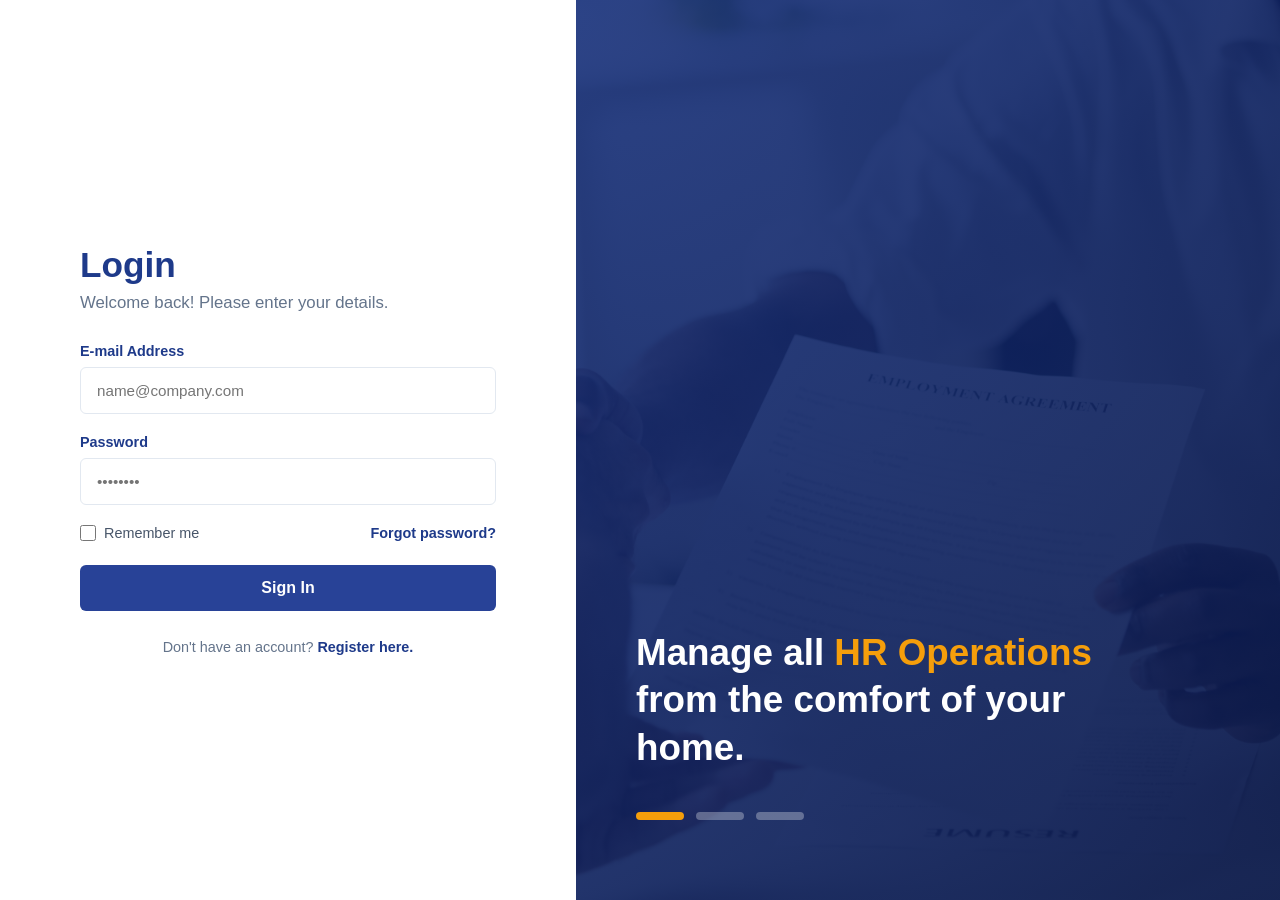
<file: admin section/dashboard copy.html>
<!DOCTYPE html>
<html lang="en">

<head>
  <meta charset="UTF-8">
  <meta name="viewport" content="width=device-width, initial-scale=1.0">
  <title>HR Management Platform - Dashboard</title>
  <link rel="stylesheet" href="/all.css">
  <!-- <link rel="stylesheet" href="/user_section/css/dashboard.css"> -->
  <style>
    :root {
  --bg-app: #e2ebf6;
  --bg-card: #ffffff;
  --primary-blue: #223f9a;
  --primary-blue-dark: #1a3078;
  --accent-yellow: #ffc000;
  --accent-green: #378215;
  --btn-reset-border: #e02b2b;
  --text-dark: #202020;
  --text-muted: #666666;
  --input-bg: #e8f0f8;
  --border-radius: 8px;
}

* {
  box-sizing: border-box;
  margin: 0;
  padding: 0;
  font-family: "Inter", sans-serif;
}

body {
  background-color: var(--bg-app);
  color: var(--text-dark);
  padding-bottom: 40px;
}

/* ---------- Top nav ---------- */
.top-nav {
  background-color: #ffffff;
  height: 65px;
  display: flex;
  justify-content: space-between;
  align-items: center;
  padding: 0 50px;
  box-shadow: 0 2px 4px rgba(0, 0, 0, 0.02);
  position: sticky;
  top: 0;
  z-index: 50;
}

.nav-logo img{
  width: 150px;
  height: 50px;
}

.nav-logo .fa-solid {
  color: var(--accent-yellow);
}
.nav-center {
  display: flex;
  gap: 35px;
  margin-left: auto;
  margin-right: auto;
}
.nav-item {
  text-decoration: none;
  color: #333;
  font-size: 14px;
  font-weight: 500;
  padding: 21px 0;
  position: relative;
  cursor: pointer;
  background: none;
  border: none;
}
.nav-item.active {
  font-weight: 600;
  color: var(--primary-blue);
}
.nav-item.active::after {
  content: "";
  position: absolute;
  bottom: 0;
  left: -10px;
  right: -10px;
  height: 3px;
  background-color: var(--accent-yellow);
}
.nav-right {
  display: flex;
  align-items: center;
  gap: 15px;
}
.nav-hamburger {
  display: none;
  background: none;
  border: none;
  font-size: 20px;
  color: var(--primary-blue);
  cursor: pointer;
  padding: 6px;
}
.icon-badge {
  width: 36px;
  height: 36px;
  background-color: #223f9a;
  color: white;
  border-radius: 50%;
  display: flex;
  align-items: center;
  justify-content: center;
  position: relative;
  cursor: pointer;
}
.icon-badge.green {
  background-color: #2e7d32;
}
.icon-badge .badge {
  position: absolute;
  top: -2px;
  right: -2px;
  background-color: #d32f2f;
  color: #fff;
  font-size: 9px;
  font-weight: bold;
  border-radius: 50%;
  width: 15px;
  height: 15px;
  display: flex;
  align-items: center;
  justify-content: center;
}
.user-avatar {
  width: 36px;
  height: 36px;
  border-radius: 50%;
  background: var(--primary-blue);
  display: flex;
  align-items: center;
  justify-content: center;
  color: #fff;
}

/* ---------- Layout ---------- */
.container {
  max-width: 1200px;
  margin: 25px auto;
  padding: 0 20px;
}
.breadcrumb-card {
  background: white;
  padding: 20px 25px;
  border-radius: 4px;
  font-size: 15px;
  color: #333;
  margin-bottom: 25px;
  box-shadow: 0 1px 3px rgba(0, 0, 0, 0.03);
}
.view-section.hidden {
  display: none;
}
.card-wrapper {
  background: #ffffff;
  border-radius: var(--border-radius);
  padding: 35px 30px;
  box-shadow: 0 2px 8px rgba(0, 0, 0, 0.04);
}
.section-title {
  font-size: 20px;
  font-weight: 600;
  margin-bottom: 25px;
  display: flex;
  align-items: center;
  gap: 10px;
}

/* ---------- Home dashboard page ---------- */
.page-title {
  font-size: 24px;
  font-weight: 700;
  margin-bottom: 18px;
  color: var(--text-dark);
}

.profile-banner {
  background: 
  url("/user_section/media/arrow 2.png") no-repeat right,
  linear-gradient(120deg, var(--primary-blue) 0%, #2c52c4 100%);
  background-size: 150px auto, auto;
  border-radius: var(--border-radius);
  padding: 26px 30px;
  display: flex;
  align-items: center;
  justify-content: space-between;
  color: #fff;
  margin-bottom: 28px;
  box-shadow: 0 4px 14px rgba(34, 63, 154, 0.25);
}
.profile-left {
  display: flex;
  align-items: center;
  gap: 18px;
}
.profile-photo {
  width: 64px;
  height: 64px;
  border-radius: 50%;
  background: #fff;
  display: flex;
  align-items: center;
  justify-content: center;
  flex-shrink: 0;
}
.profile-info h2 {
  font-size: 19px;
  font-weight: 700;
}
.profile-info p {
  font-size: 13px;
  opacity: 0.85;
  margin-top: 3px;
}
.btn-edit {
  background: var(--accent-yellow);
  border: none;
  color: #202020;
  font-weight: 600;
  font-size: 13px;
  padding: 10px 24px;
  margin-right: 100px;
  border-radius: 20px;
  cursor: pointer;
}
.btn-edit:hover {
  opacity: 0.9;
}

.section-label {
  font-size: 14px;
  font-weight: 700;
  color: var(--text-muted);
  text-transform: uppercase;
  letter-spacing: 0.5px;
  margin-bottom: 12px;
}

.quick-actions {
  display: flex;
  flex-wrap: wrap;
  gap: 12px;
  margin-bottom: 28px;
}
.qa-pill {
  background: #fff;
  border: 1px solid #dbe4f3;
  color: var(--primary-blue);
  font-weight: 600;
  font-size: 13.5px;
  padding: 11px 22px;
  border-radius: 22px;
  cursor: pointer;
  transition: all 0.15s ease;
  box-shadow: 0 1px 3px rgba(0, 0, 0, 0.03);
}
.qa-pill:hover {
  background: var(--primary-blue);
  color: #fff;
  transform: translateY(-1px);
  box-shadow: 0 4px 10px rgba(34, 63, 154, 0.25);
}

.grid-2 {
  display: grid;
  grid-template-columns: 1fr 1fr;
  gap: 20px;
  margin-bottom: 20px;
}
.single-col {
  margin-bottom: 20px;
}
.card {
  background: #fff;
  border-radius: var(--border-radius);
  padding: 22px 24px;
  box-shadow: 0 2px 8px rgba(0, 0, 0, 0.04);
}
.card-header {
  display: flex;
  justify-content: space-between;
  align-items: center;
  margin-bottom: 16px;
}
.card-header h3 {
  font-size: 15px;
  font-weight: 700;
}
.kebab {
  color: #999;
  font-size: 18px;
  cursor: pointer;
}

.leave-item {
  margin-bottom: 16px;
}
.leave-item:last-child {
  margin-bottom: 0;
}
.leave-row {
  display: flex;
  justify-content: space-between;
  font-size: 13px;
  margin-bottom: 6px;
}
.leave-row .label {
  font-weight: 600;
  color: #333;
}
.leave-row .value {
  color: var(--text-muted);
}
.track {
  background: var(--input-bg);
  height: 20px;
  overflow: hidden;
}
.track .fill {
  background: var(--primary-blue-dark);
  height: 100%;
}

.list-item {
  display: flex;
  justify-content: space-between;
  align-items: center;
  padding: 11px 0;
  border-bottom: 1px solid #eef1f7;
  font-size: 13.5px;
  color: #333;
}
.list-item:last-child {
  border-bottom: none;
}
.chev {
  color: #aaa;
  font-size: 11px;
}

.payslip-table {
  width: 100%;
  border-collapse: collapse;
  font-size: 13px;
  min-width: 420px;
}
.payslip-table th {
  text-align: left;
  padding: 8px 6px;
  color: var(--text-muted);
  font-weight: 600;
  border-bottom: 1px solid #eef1f7;
}
.payslip-table td {
  padding: 9px 6px;
  border-bottom: 1px solid #eef1f7;
}
.payslip-table tr.total td {
  font-weight: 700;
  border-bottom: none;
  padding-top: 12px;
}

.birthday-item {
  display: flex;
  align-items: center;
  justify-content: space-between;
  padding: 12px 0;
  border-bottom: 1px solid #eef1f7;
}
.birthday-item:last-child {
  border-bottom: none;
}
.birthday-left {
  display: flex;
  align-items: center;
  gap: 12px;
  font-size: 13.5px;
  color: #333;
}
.cal-icon {
  width: 20px;
  height: 20px;
  color: var(--primary-blue);
  flex-shrink: 0;
}
.btn-wish {
  background: var(--input-bg);
  color: var(--primary-blue);
  border: none;
  padding: 7px 16px;
  border-radius: 16px;
  font-size: 12.5px;
  font-weight: 600;
  cursor: pointer;
}
.btn-wish:hover {
  background: var(--primary-blue);
  color: #fff;
}

/* ---------- Leave overview: carousel ---------- */
.cards-carousel {
  position: relative;
  margin-bottom: 40px;
}
.carousel-viewport {
  overflow: hidden;
  border-radius: 12px;
}
.carousel-track {
  display: flex;
  gap: 20px;
  transition: transform 0.35s ease;
  will-change: transform;
}
.leave-card {
  background-color: var(--primary-blue);
  color: white;
  border-radius: 12px;
  padding: 25px 20px;
  display: flex;
  align-items: center;
  gap: 15px;
  flex: 0 0 calc(25% - 15px);
  min-width: 0;
}
.circle-badge {
  width: 75px;
  height: 75px;
  background-color: white;
  color: #111;
  border-radius: 50%;
  display: flex;
  align-items: center;
  justify-content: center;
  font-size: 32px;
  font-weight: 700;
  flex-shrink: 0;
}
.card-details h3 {
  font-size: 15px;
  font-weight: 600;
  margin-bottom: 12px;
}
.btn-apply {
  background-color: var(--accent-yellow);
  border: none;
  border-radius: 20px;
  padding: 6px 30px;
  font-weight: 600;
  font-size: 13px;
  cursor: pointer;
  transition: opacity 0.2s;
}
.btn-apply:hover {
  opacity: 0.9;
}

.carousel-arrow {
  position: absolute;
  top: 50%;
  transform: translateY(-50%);
  width: 42px;
  height: 42px;
  border-radius: 50%;
  border: none;
  background: #fff;
  color: var(--primary-blue);
  font-size: 16px;
  cursor: pointer;
  display: flex;
  align-items: center;
  justify-content: center;
  box-shadow: 0 4px 12px rgba(0, 0, 0, 0.15);
  z-index: 5;
  transition: background 0.15s, color 0.15s;
}
.carousel-arrow:hover {
  background: var(--primary-blue);
  color: #fff;
}
.carousel-arrow:disabled {
  opacity: 0.35;
  cursor: default;
}
.carousel-arrow:disabled:hover {
  background: #fff;
  color: var(--primary-blue);
}
.carousel-arrow.prev {
  left: -20px;
}
.carousel-arrow.next {
  right: -20px;
}

.carousel-dots {
  display: flex;
  justify-content: center;
  gap: 8px;
  margin-top: 18px;
}
.carousel-dot {
  width: 8px;
  height: 8px;
  border-radius: 50%;
  background: #c7d2e8;
  border: none;
  cursor: pointer;
  padding: 0;
  transition: background 0.15s, transform 0.15s;
}
.carousel-dot.active {
  background: var(--primary-blue);
  transform: scale(1.3);
}

@media (max-width: 900px) {
  .leave-card {
    flex: 0 0 calc(50% - 10px);
  }
}
@media (max-width: 560px) {
  .leave-card {
    flex: 0 0 100%;
    padding: 18px 16px;
    gap: 12px;
  }
  .circle-badge {
    width: 58px;
    height: 58px;
    font-size: 24px;
  }
  .card-details h3 {
    font-size: 13.5px;
  }
  .btn-apply {
    padding: 6px 20px;
    font-size: 12px;
  }
  .carousel-arrow {
    width: 30px;
    height: 30px;
    font-size: 13px;
  }
  .carousel-arrow.prev {
    left: 0px;
  }
  .carousel-arrow.next {
    right: 0px;
  }
}

.table-header-tools {
  display: flex;
  justify-content: space-between;
  align-items: center;
  margin-bottom: 20px;
}
.table-title {
  font-size: 18px;
  font-weight: 700;
}
.action-tools {
  display: flex;
  gap: 10px;
}
.btn-filter {
  background: transparent;
  border: none;
  font-size: 18px;
  cursor: pointer;
  padding: 5px 10px;
}
.btn-export {
  background-color: var(--accent-green);
  color: white;
  border: none;
  border-radius: 8px;
  padding: 8px 24px;
  font-weight: 600;
  font-size: 13px;
  cursor: pointer;
  display: flex;
  align-items: center;
  gap: 10px;
}

.table-scroll {
  overflow-x: auto;
  -webkit-overflow-scrolling: touch;
}
.leave-table {
  width: 100%;
  border-collapse: separate;
  border-spacing: 0 8px;
  min-width: 640px;
}
.leave-table th {
  text-align: left;
  padding: 12px 16px;
  font-weight: 600;
  font-size: 14px;
  color: #333;
}
.leave-table td {
  background-color: var(--input-bg);
  padding: 16px;
  font-size: 13.5px;
  color: #222;
}
.leave-table tr td:first-child {
  border-top-left-radius: 4px;
  border-bottom-left-radius: 4px;
}
.leave-table tr td:last-child {
  border-top-right-radius: 4px;
  border-bottom-right-radius: 4px;
}
.btn-table-action {
  background-color: var(--primary-blue);
  color: white;
  border: none;
  padding: 8px 18px;
  border-radius: 6px;
  font-size: 13px;
  cursor: pointer;
  display: flex;
  align-items: center;
  gap: 8px;
}

.btn-back {
  background: none;
  border: none;
  color: var(--primary-blue);
  font-weight: 600;
  font-size: 13.5px;
  cursor: pointer;
  display: inline-flex;
  align-items: center;
  gap: 8px;
  margin-bottom: 18px;
}
.btn-back:hover {
  text-decoration: underline;
}

/* ---------- Apply leave form ---------- */
.form-container {
  background: #ffffff;
  border-radius: var(--border-radius);
  padding: 40px 100px;
  box-shadow: 0 2px 8px rgba(0, 0, 0, 0.04);
  max-width: 850px;
  margin: 0 auto;
}
.form-header {
  text-align: center;
  margin-bottom: 30px;
}
.form-header h2 {
  font-size: 22px;
  font-weight: 600;
  margin-bottom: 8px;
}
.form-header p {
  color: #444;
  font-size: 14px;
}
.form-row {
  display: flex;
  gap: 20px;
  margin-bottom: 20px;
}
.form-group {
  display: flex;
  flex-direction: column;
  flex: 1;
  margin-bottom: 20px;
}
.form-group.full-width {
  width: 100%;
}
.form-group label {
  font-size: 14px;
  font-weight: 500;
  margin-bottom: 8px;
  color: #222;
}
.form-group input,
.form-group select,
.form-group textarea {
  background-color: var(--input-bg);
  border: none;
  border-radius: 6px;
  padding: 12px 16px;
  font-size: 14px;
  outline: none;
  color: #333;
}
.form-group textarea {
  resize: vertical;
}
.file-upload-box {
  background-color: var(--input-bg);
  border-radius: 6px;
  display: flex;
  align-items: center;
}
.file-btn {
  background-color: #222;
  color: white !important ;
   /* color: white; */
  padding: 12px 24px;
  border-top-left-radius: 6px;
  border-bottom-left-radius: 6px;
  font-size: 13.5px;
  cursor: pointer;
}
.hidden-file-input {
  display: none;
}
.file-chosen {
  margin-left: 15px;
  font-size: 13px;
  color: #555;
}
.form-actions {
  display: flex;
  gap: 20px;
  margin-top: 10px;
}
.btn-submit {
  flex: 1;
  background-color: var(--accent-green);
  color: white;
  border: none;
  padding: 12px;
  border-radius: 6px;
  font-size: 15px;
  font-weight: 600;
  cursor: pointer;
}
.btn-reset {
  flex: 1;
  background-color: transparent;
  color: #d32f2f;
  border: 1px solid var(--btn-reset-border);
  padding: 12px;
  border-radius: 6px;
  font-size: 15px;
  font-weight: 600;
  cursor: pointer;
}

/* ---------- Modal ---------- */
.modal-overlay {
  position: fixed;
  top: 0;
  left: 0;
  width: 100vw;
  height: 100vh;
  background: rgba(40, 50, 70, 0.4);
  backdrop-filter: blur(2px);
  display: flex;
  justify-content: center;
  align-items: center;
  z-index: 1000;
}
.modal-overlay.hidden {
  display: none;
}
.modal-card {
  background: white;
  padding: 40px;
  border-radius: 16px;
  text-align: center;
  width: 420px;
  box-shadow: 0 10px 25px rgba(0, 0, 0, 0.15);
}
.modal-icon {
  font-size: 80px;
  color: #1a5cff;
  margin-bottom: 15px;
}
.modal-card h2 {
  color: #1a5cff;
  font-size: 20px;
  margin-bottom: 8px;
}
.modal-card p {
  color: #1a5cff;
  font-weight: 600;
  font-size: 16px;
  margin-bottom: 25px;
  line-height: 1.4;
}
.btn-close-modal {
  background-color: #1a5cff;
  color: white;
  border: none;
  width: 100%;
  padding: 12px;
  border-radius: 8px;
  font-size: 15px;
  font-weight: 600;
  cursor: pointer;
}

@media (max-width: 900px) {
  .grid-2 {
    grid-template-columns: 1fr;
  }
  .form-container {
    padding: 30px 25px;
  }
  .top-nav {
    padding: 0 18px;
  }
  .nav-center {
    gap: 18px;
  }
}

@media (max-width: 640px) {
  body {
    padding-bottom: 24px;
  }

  .top-nav {
    padding: 0 16px;
    height: 58px;
    flex-wrap: wrap;
  }
  .nav-logo {
    font-size: 15px;
  }
  
  .nav-hamburger {
    display: inline-flex;
  }
  .nav-center {
    order: 3;
    flex-basis: 100%;
    flex-direction: column;
    align-items: stretch;
    gap: 0;
    margin: 0;
    max-height: 0;
    overflow: hidden;
    transition: max-height 0.25s ease;
  }
  .nav-center.open {
    max-height: 300px;
    border-top: 1px solid #eef1f7;
  }
  .nav-item {
    width: 100%;
    text-align: left;
    padding: 14px 4px;
    border-bottom: 1px solid #f2f4f9;
  }
  .nav-item.active::after {
    display: none;
  }
  .nav-item.active {
    background: var(--input-bg);
    padding-left: 12px;
    border-radius: 6px;
  }
  .nav-right {
    gap: 10px;
  }
  .icon-badge, .user-avatar {
    width: 32px;
    height: 32px;
    font-size: 13px;
  }

  .container {
    padding: 0 14px;
    margin: 16px auto;
  }
  .breadcrumb-card {
    padding: 14px 16px;
    font-size: 13px;
    margin-bottom: 16px;
  }
  .card-wrapper {
    padding: 20px 16px;
  }

  /* Profile banner */
  .profile-banner {
    flex-direction: column;
    align-items: flex-start;
    gap: 16px;
    padding: 20px;
  }
  .btn-edit {
    align-self: stretch;
    text-align: center;
  }
  .profile-info h2 {
    font-size: 17px;
  }

  /* Quick actions */
  .quick-actions {
    gap: 8px;
    margin-bottom: 22px;
  }
  .qa-pill {
    padding: 9px 16px;
    font-size: 12.5px;
  }

  /* Cards */
  .grid-2 {
    grid-template-columns: 1fr;
    gap: 14px;
  }
  .card {
    padding: 18px 16px;
  }
  .card-header h3 {
    font-size: 14px;
  }

  /* Leave overview / carousel */
  .section-title {
    font-size: 17px;
  }
  .table-title {
    font-size: 16px;
  }
  .table-header-tools {
    flex-wrap: wrap;
    gap: 10px;
  }
  .btn-export {
    padding: 8px 16px;
    font-size: 12.5px;
  }

  /* Tables scroll horizontally instead of squashing */
  .table-container {
    margin: 0 -16px;
    padding: 0 16px;
  }

  /* Apply leave form */
  .form-container {
    padding: 22px 16px;
  }
  .form-header h2 {
    font-size: 18px;
  }
  .form-row {
    flex-direction: column;
    gap: 0;
    margin-bottom: 0;
  }
  .form-actions {
    flex-direction: column;
    gap: 12px;
  }
  .file-upload-box {
    flex-wrap: wrap;
  }
  .file-btn {
    border-radius: 6px;
  }
  .file-chosen {
    margin-left: 0;
    margin-top: 8px;
    width: 100%;
  }

  /* Modal */
  .modal-card {
    width: 90vw;
    padding: 28px 22px;
  }
  .modal-icon {
    font-size: 56px;
  }

  /* Birthdays */
  .birthday-item {
    flex-wrap: wrap;
    gap: 10px;
  }
  .btn-wish {
    padding: 6px 14px;
  }
}

  </style>
</head>

<body>

  <header class="top-nav">
    <div class="nav-logo"><img src="/user_section/media/xceltech_blue-removebg-preview.png" alt=""> </div>
    <div class="nav-center">
      <button class="nav-item active">Dashboard</button>
      <button class="nav-item">Requests</button>
      <button class="nav-item">Payroll</button>
      <button class="nav-item">Company</button>
      <button class="nav-item">Extras</button>
    </div>
    <div class="nav-right">
      <div class="icon-badge"><i class="fa-regular fa-bell"></i><span class="badge">13</span></div>
      <div class="icon-badge green"><i class="fa-regular fa-envelope"></i><span class="badge">13</span></div>
      <div class="user-avatar" id="profile-btn"><i class="fa-solid fa-user"></i></div>
      <button class="nav-hamburger" id="nav-hamburger" aria-label="Toggle menu"><i
          class="fa-solid fa-bars"></i></button>
    </div>
  </header>

  <div class="container">

    <div class="breadcrumb-card" id="breadcrumb">Dashboard</div>

    <!-- ============ VIEW: MAIN HOME DASHBOARD ============ -->
    <main id="view-home" class="view-section">
      <div class="profile-banner">
        <div class="profile-left">
          <div class="profile-photo"><i class="fa-solid fa-user" style="color:var(--primary-blue); font-size:24px;"></i>
          </div>
          <div class="profile-info">
            <h2 id="user-name">Redwan Husein</h2>
            <p>UI / UX Designer &amp; UX Writer</p>
          </div>
        </div>
        <button class="btn-edit" id="editProfileBtn">Edit Profile</button>
      </div>

      <div class="section-label">Quick Actions</div>
      <div class="quick-actions" id="quickActions">
        <div class="qa-pill" id="qa-apply-leave">Apply for Leave</div>
        <div class="qa-pill">KPI Goals</div>
        <div class="qa-pill">Take Appraisal</div>
        <div class="qa-pill">View Payslip</div>
        <div class="qa-pill">Update Profile</div>
        <div class="qa-pill">Events</div>
      </div>

      <div class="grid-2">
        <div class="card">
          <div class="card-header">
            <h3>Available Leave Days</h3><span class="kebab">&#8942;</span>
          </div>
          <div class="leave-item">
            <div class="leave-row"><span class="label">Annual Leave</span><span class="value">10 of 60 day(s)</span>
            </div>
            <div class="track">
              <div class="fill" style="width:16.6%"></div>
            </div>
          </div>
          <div class="leave-item">
            <div class="leave-row"><span class="label">Sick Leave</span><span class="value">0 of 10 day(s)</span></div>
            <div class="track">
              <div class="fill" style="width:0%"></div>
            </div>
          </div>
          <div class="leave-item">
            <div class="leave-row"><span class="label">Compassionate Leave</span><span class="value">8 of 15
                day(s)</span></div>
            <div class="track">
              <div class="fill" style="width:53.3%"></div>
            </div>
          </div>
        </div>

        <div class="card">
          <div class="card-header">
            <h3>To-dos</h3><span class="kebab">&#8942;</span>
          </div>
          <div id="todoList">
            <div class="list-item"><span>Complete Onboarding Document Upload</span><span class="chev">&#9660;</span>
            </div>
            <div class="list-item"><span>Follow up on clients on documents</span><span class="chev">&#9660;</span></div>
            <div class="list-item"><span>Design wireframes for LMS</span><span class="chev">&#9660;</span></div>
            <div class="list-item"><span>Create case study for next IT project</span><span class="chev">&#9660;</span>
            </div>
            <div class="list-item"><span>Follow up on clients on documents</span><span class="chev">&#9660;</span></div>
          </div>
        </div>
      </div>

      <div class="grid-2">
        <div class="card">
          <div class="card-header">
            <h3>Announcement(s)</h3><span class="kebab">&#8942;</span>
          </div>
          <div id="annList">
            <div class="list-item"><span>Welcome saron - We have a new staff joining us</span><span
                class="chev">&#9660;</span></div>
            <div class="list-item"><span>Sendforth for Project Manager: Kindly gather at the meeting hall</span><span
                class="chev">&#9660;</span></div>
            <div class="list-item"><span>Marriage Alert</span><span class="chev">&#9660;</span></div>
            <div class="list-item"><span>Office Space Update</span><span class="chev">&#9660;</span></div>
          </div>
        </div>

        <div class="card">
          <div class="card-header">
            <h3>April Pay slip breakdown</h3><span class="kebab">&#8942;</span>
          </div>
          <div class="table-scroll">
            <table class="payslip-table">
              <thead>
                <tr>
                  <th>Earnings</th>
                  <th>Amount</th>
                  <th>Deductions</th>
                  <th>Total</th>
                </tr>
              </thead>
              <tbody>
                <tr>
                  <td>Basic Wage</td>
                  <td>150,000</td>
                  <td>-30,000</td>
                  <td>120,000</td>
                </tr>
                <tr>
                  <td>Tax</td>
                  <td>15,000</td>
                  <td>-3,000</td>
                  <td>12,000</td>
                </tr>
                <tr>
                  <td>Pension</td>
                  <td>15,000</td>
                  <td>-3,000</td>
                  <td>12,000</td>
                </tr>
                <tr class="total">
                  <td>Total Earnings</td>
                  <td>150,000</td>
                  <td>-36,000</td>
                  <td>114,000</td>
                </tr>
              </tbody>
            </table>
          </div>
        </div>
      </div>

      <div class="single-col">
        <div class="card">
          <div class="card-header">
            <h3>Birthdays</h3><span class="kebab">&#8942;</span>
          </div>
          <div id="birthdayList">
            <div class="birthday-item">
              <div class="birthday-left"><i class="fa-regular fa-calendar cal-icon"></i><span>Biruk Kidan's Day - April
                  25th</span></div>
              <button class="btn-wish">Send Wishes</button>
            </div>
            <div class="birthday-item">
              <div class="birthday-left"><i class="fa-regular fa-calendar cal-icon"></i><span>Biruk Kidan's Day - April
                  25th</span></div>
              <button class="btn-wish">Send Wishes</button>
            </div>
            <div class="birthday-item">
              <div class="birthday-left"><i class="fa-regular fa-calendar cal-icon"></i><span>Biruk Kidan's Day - April
                  25th</span></div>
              <button class="btn-wish">Send Wishes</button>
            </div>
          </div>
        </div>
      </div>
    </main>

    <!-- ============ VIEW: LEAVE OVERVIEW (carousel + history) ============ -->
    <main id="view-leave-dashboard" class="view-section hidden">
      <div class="card-wrapper">
        <button class="btn-back" onclick="showHomeView()"><i class="fa-solid fa-arrow-left"></i> Back to
          Dashboard</button>
        <h2 class="section-title"><i class="fa-solid fa-book"></i> Leave Application</h2>

        <div class="cards-carousel">
          <button class="carousel-arrow prev" id="carousel-prev" aria-label="Previous"><i
              class="fa-solid fa-chevron-left"></i></button>
          <div class="carousel-viewport">
            <div class="carousel-track" id="carousel-track">
              <div class="leave-card">
                <div class="circle-badge">60</div>
                <div class="card-details">
                  <h3>Annual Leave</h3><button class="btn-apply" onclick="openLeaveForm('Annual Leave')">Apply</button>
                </div>
              </div>
              <div class="leave-card">
                <div class="circle-badge">20</div>
                <div class="card-details">
                  <h3>Sick Leave</h3><button class="btn-apply" onclick="openLeaveForm('Sick Leave')">Apply</button>
                </div>
              </div>
              <div class="leave-card">
                <div class="circle-badge">60</div>
                <div class="card-details">
                  <h3>Maternity Leave</h3><button class="btn-apply"
                    onclick="openLeaveForm('Maternity Leave')">Apply</button>
                </div>
              </div>
              <div class="leave-card">
                <div class="circle-badge">30</div>
                <div class="card-details">
                  <h3>Compassionate Leave</h3><button class="btn-apply"
                    onclick="openLeaveForm('Compassionate Leave')">Apply</button>
                </div>
              </div>
              <div class="leave-card">
                <div class="circle-badge">0</div>
                <div class="card-details">
                  <h3>Casual Leave</h3><button class="btn-apply" onclick="openLeaveForm('Casual Leave')">Apply</button>
                </div>
              </div>
            </div>
          </div>
          <button class="carousel-arrow next" id="carousel-next" aria-label="Next"><i
              class="fa-solid fa-chevron-right"></i></button>
          <div class="carousel-dots" id="carousel-dots"></div>
        </div>

        <div class="table-container">
          <div class="table-header-tools">
            <h3 class="table-title">Leave History</h3>
            <div class="action-tools">
              <button class="btn-filter"><i class="fa-solid fa-filter"></i></button>
              <button class="btn-export">Export <i class="fa-solid fa-chevron-down"></i></button>
            </div>
          </div>
          <div class="table-scroll">
            <table class="leave-table">
              <thead>
                <tr>
                  <th>Name(s)</th>
                  <th>Duration(s)</th>
                  <th>Start Date</th>
                  <th>End Date</th>
                  <th>Type</th>
                  <th>Reason(s)</th>
                  <th>Actions</th>
                </tr>
              </thead>
              <tbody id="leave-history-body"></tbody>
            </table>
          </div>
        </div>
      </div>
    </main>

    <!-- ============ VIEW: APPLY FOR LEAVE FORM ============ -->
    <main id="view-apply-leave" class="view-section hidden">
      <div class="form-container">
        <button class="btn-back" onclick="showLeaveDashboardView()"><i class="fa-solid fa-arrow-left"></i> Back</button>
        <div class="form-header">
          <h2><i class="fa-solid fa-book"></i> Leave Application</h2>
          <p id="form-subtitle">Fill the required fields below to apply for leave.</p>
        </div>

        <form id="leave-form">
          <div class="form-group full-width">
            <label>Leave Type</label>
            <input type="text" id="leave-type-input" readonly>
          </div>

          <div class="form-row">
            <div class="form-group">
              <label>Start Date</label>
              <input type="date" id="start-date" required>
            </div>
            <div class="form-group">
              <label>End Date</label>
              <input type="date" id="end-date" required>
            </div>
          </div>

          <div class="form-row">
            <div class="form-group">
              <label>Duration</label>
              <input type="number" id="duration" value="60" required>
            </div>
            <div class="form-group">
              <label>Resumption Date</label>
              <input type="date" id="resumption-date">
            </div>
          </div>

          <div class="form-group full-width">
            <label>Reason for leave</label>
            <textarea id="reason" rows="4"></textarea>
          </div>

          <div class="form-group full-width">
            <label>Attach handover document (pdf, jpg, docx or any other format)</label>
            <div class="file-upload-box">
              <label for="file-input" class="file-btn">Choose File</label>
              <input type="file" id="file-input" class="hidden-file-input">
              <span id="file-chosen-name" class="file-chosen"></span>
            </div>
          </div>

          <div class="form-group full-width">
            <label>Choose Relief Officer</label>
            <select id="relief-officer" required>
              <option value="" disabled selected>Select your relief officer</option>
              <option value="Samson Dawit">Samson Dawit</option>
              <option value="Biruk Dawit">Biruk Dawit</option>
              <option value="Sarah Jenkins">Sarah Jenkins</option>
            </select>
          </div>

          <div class="form-actions">
            <button type="submit" class="btn-submit">Submit</button>
            <button type="button" class="btn-reset" onclick="resetForm()">Reset</button>
          </div>
        </form>
      </div>
    </main>

  </div>

  <!-- SUCCESS POPUP MODAL -->
  <div id="success-modal" class="modal-overlay hidden">
    <div class="modal-card">
      <div class="modal-icon"><i class="fa-solid fa-thumbs-up"></i></div>
      <h2>Great Job!</h2>
      <p>Your leave application would be reviewed by the admin.</p>
      <button class="btn-close-modal" onclick="closeModalAndReturn()">Close</button>
    </div>
  </div>
  <!-- <script src="../user_section/js/dashboard2.js"></script> -->
  <!-- <script src="../user_section/js/dashboard.js"></script> -->
  <script>
document.addEventListener("DOMContentLoaded", () => {
  // ===== RETRIEVE AND USE LOGGED-IN USER DATA =====
  const currentUser = JSON.parse(localStorage.getItem("currentUser"));

  // If no user is logged in, redirect to login page
  if (!currentUser) {
    window.location.href = "/user_section/login.html"; // Adjust path if needed
    return;
  }

  // ===== UPDATE PROFILE SECTION WITH USER DATA =====
  const userNameElement = document.getElementById("user-name");
  if (userNameElement && currentUser.name) {
    userNameElement.textContent = currentUser.name;
  }

  // If you have additional user fields (position, email, etc.)
  // Update them here as needed:
  // Example: document.getElementById("user-position").textContent = currentUser.position;
  // Example: document.getElementById("user-email").textContent = currentUser.email;

  // ===== ADD LOGOUT FUNCTIONALITY =====
  const profileBtn = document.getElementById("profile-btn");
  if (profileBtn) {
    profileBtn.addEventListener("click", () => {
      showLogoutMenu();
    });
  }

  function showLogoutMenu() {
    const confirmed = confirm(`Logout ${currentUser.name}?`);
    if (confirmed) {
      localStorage.removeItem("currentUser");
      window.location.href = "/user_section/login.html"; // Adjust path if needed
    }
  }

  // ===== NAVIGATION =====
  const navItems = document.querySelectorAll(".nav-item");
  navItems.forEach((item) => {
    item.addEventListener("click", (e) => {
      navItems.forEach((i) => i.classList.remove("active"));
      e.target.classList.add("active");
      const sectionName = e.target.textContent.toLowerCase();
      // Handle navigation here
    });
  });

  // ===== LEAVE FORM SUBMISSION =====
  const leaveForm = document.getElementById("leave-form");
  if (leaveForm) {
    leaveForm.addEventListener("submit", (e) => {
      e.preventDefault();

      const leaveData = {
        userName: currentUser.name,
        leaveType: document.getElementById("leave-type-input").value,
        startDate: document.getElementById("start-date").value,
        endDate: document.getElementById("end-date").value,
        duration: document.getElementById("duration").value,
        resumptionDate: document.getElementById("resumption-date").value,
        reason: document.getElementById("reason").value,
        reliefOfficer: document.getElementById("relief-officer").value,
        submittedDate: new Date().toISOString(),
        status: "Pending"
      };

      // Save to localStorage
      const leaveApplications = JSON.parse(localStorage.getItem("leaveApplications")) || [];
      leaveApplications.push(leaveData);
      localStorage.setItem("leaveApplications", JSON.stringify(leaveApplications));

      // Show success modal
      const successModal = document.getElementById("success-modal");
      successModal.classList.remove("hidden");
    });
  }

  // ===== LOAD LEAVE HISTORY =====
  function loadLeaveHistory() {
    const leaveApplications = JSON.parse(localStorage.getItem("leaveApplications")) || [];
    const leaveHistoryBody = document.getElementById("leave-history-body");
    
    if (leaveHistoryBody) {
      leaveHistoryBody.innerHTML = "";
      leaveApplications.forEach((application) => {
        const row = document.createElement("tr");
        row.innerHTML = `
          <td>${application.userName}</td>
          <td>${application.duration} days</td>
          <td>${application.startDate}</td>
          <td>${application.endDate}</td>
          <td>${application.leaveType}</td>
          <td>${application.reason}</td>
          <td><button class="btn-table-action">View</button></td>
        `;
        leaveHistoryBody.appendChild(row);
      });
    }
  }

  // ===== VIEW NAVIGATION FUNCTIONS =====
  window.showHomeView = () => {
    document.getElementById("view-home").classList.remove("hidden");
    document.getElementById("view-leave-dashboard").classList.add("hidden");
    document.getElementById("view-apply-leave").classList.add("hidden");
    document.getElementById("breadcrumb").textContent = "Dashboard";
  };

  window.showLeaveDashboardView = () => {
    document.getElementById("view-home").classList.add("hidden");
    document.getElementById("view-leave-dashboard").classList.remove("hidden");
    document.getElementById("view-apply-leave").classList.add("hidden");
    document.getElementById("breadcrumb").textContent = "Dashboard > Leave Application";
    loadLeaveHistory();
  };

  window.openLeaveForm = (leaveType) => {
    document.getElementById("view-home").classList.add("hidden");
    document.getElementById("view-leave-dashboard").classList.add("hidden");
    document.getElementById("view-apply-leave").classList.remove("hidden");
    document.getElementById("breadcrumb").textContent = "Dashboard > Apply for Leave";
    document.getElementById("leave-type-input").value = leaveType;
  };

  window.closeModalAndReturn = () => {
    const successModal = document.getElementById("success-modal");
    successModal.classList.add("hidden");
    resetForm();
    showLeaveDashboardView();
  };

  window.resetForm = () => {
    document.getElementById("leave-form").reset();
  };

  // ===== QUICK ACTIONS =====
  const qaApplyLeave = document.getElementById("qa-apply-leave");
  if (qaApplyLeave) {
    qaApplyLeave.addEventListener("click", () => {
      openLeaveForm("Annual Leave");
    });
  }

  const editProfileBtn = document.getElementById("editProfileBtn");
  if (editProfileBtn) {
    editProfileBtn.addEventListener("click", () => {
      alert("Edit profile functionality coming soon!");
    });
  }

  // ===== CAROUSEL LOGIC =====
  initCarousel();
});

function initCarousel() {
  const track = document.getElementById("carousel-track");
  const prevBtn = document.getElementById("carousel-prev");
  const nextBtn = document.getElementById("carousel-next");
  const dotsContainer = document.getElementById("carousel-dots");
  const cards = document.querySelectorAll(".leave-card");

  if (!track || cards.length === 0) return;

  let currentIndex = 0;

  // Create dots
  if (dotsContainer) {
    cards.forEach((_, index) => {
      const dot = document.createElement("button");
      dot.classList.add("carousel-dot");
      if (index === 0) dot.classList.add("active");
      dot.addEventListener("click", () => goToSlide(index));
      dotsContainer.appendChild(dot);
    });
  }

  function updateCarousel() {
    const offset = -currentIndex * (100 / Math.min(cards.length, 4));
    track.style.transform = `translateX(${offset}%)`;
    updateDots();
  }

  function updateDots() {
    const dots = document.querySelectorAll(".carousel-dot");
    dots.forEach((dot, index) => {
      dot.classList.toggle("active", index === currentIndex);
    });
  }

  function goToSlide(index) {
    currentIndex = Math.max(0, Math.min(index, cards.length - 1));
    updateCarousel();
  }

  if (prevBtn) {
    prevBtn.addEventListener("click", () => {
      currentIndex = Math.max(0, currentIndex - 1);
      updateCarousel();
    });
  }

  if (nextBtn) {
    nextBtn.addEventListener("click", () => {
      currentIndex = Math.min(cards.length - 1, currentIndex + 1);
      updateCarousel();
    });
  }

  updateCarousel();
}
</script>
  </script>
</body>

</html>
</file>
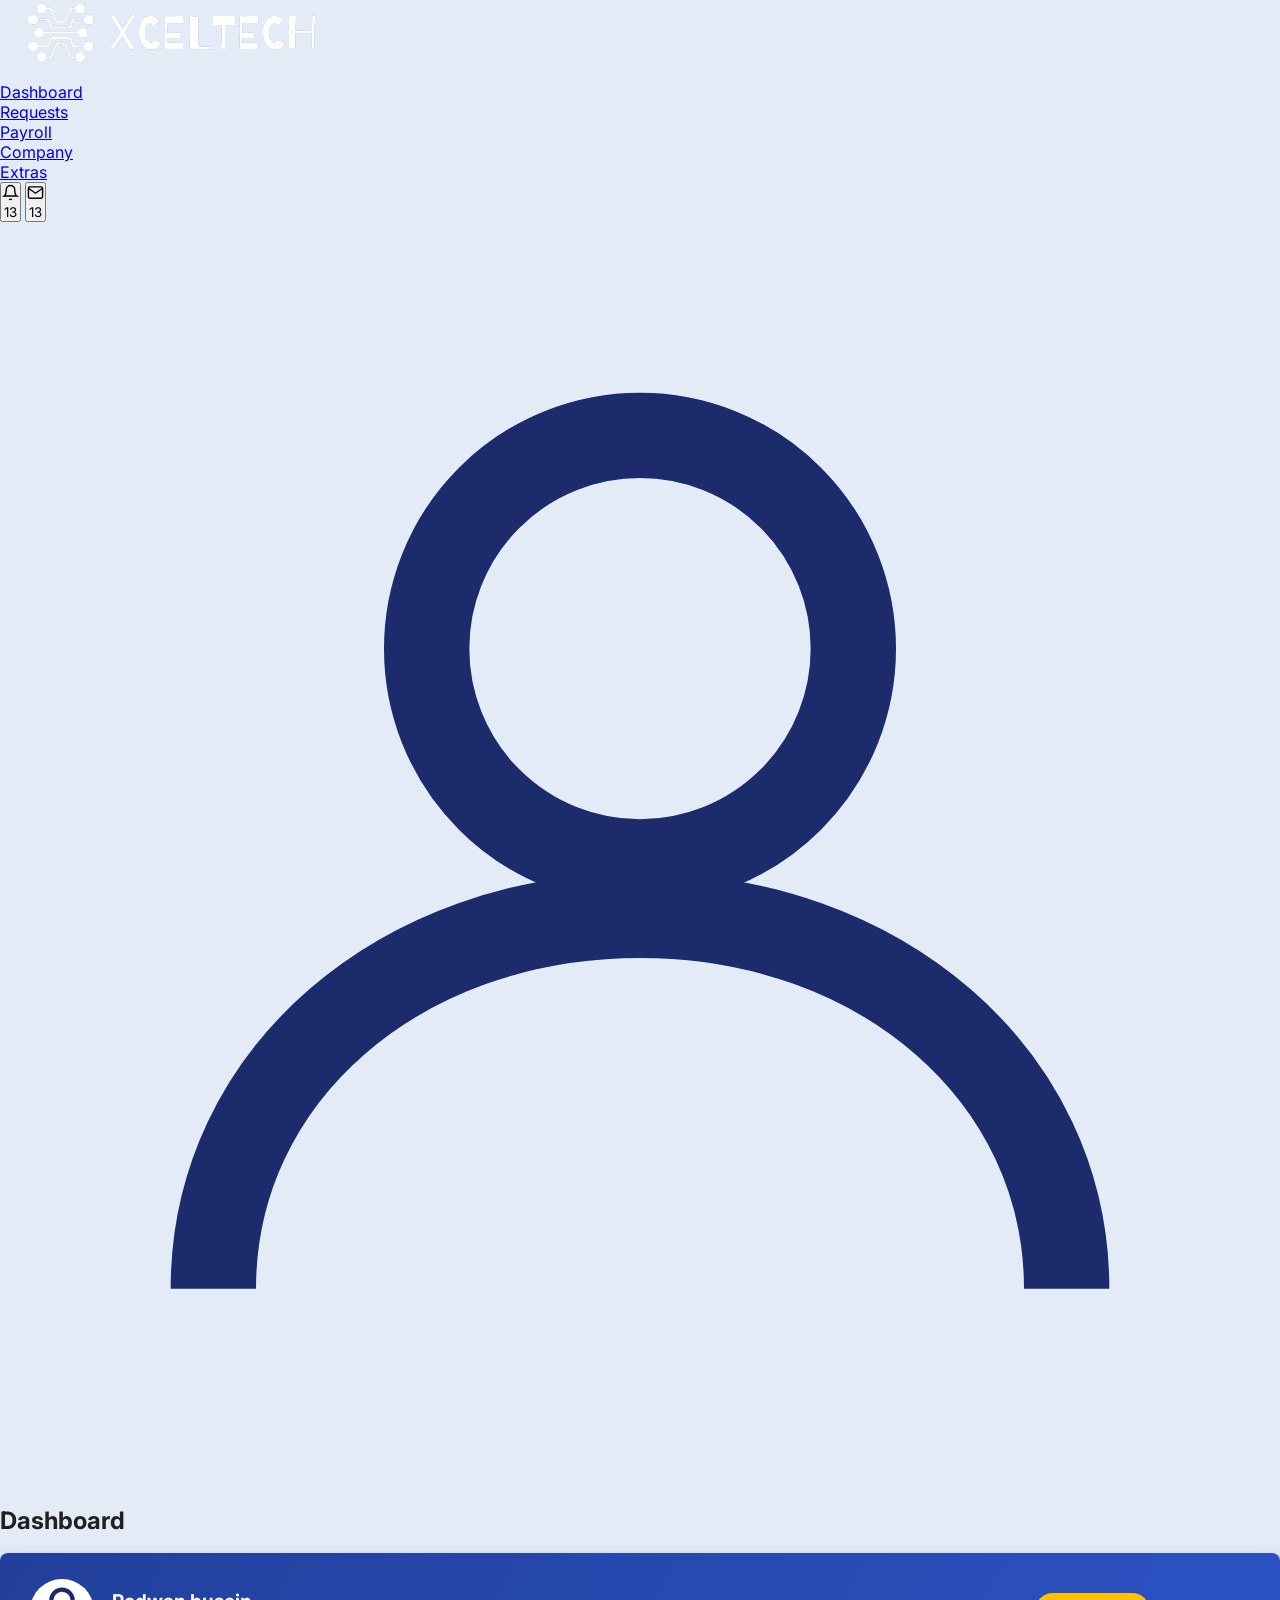
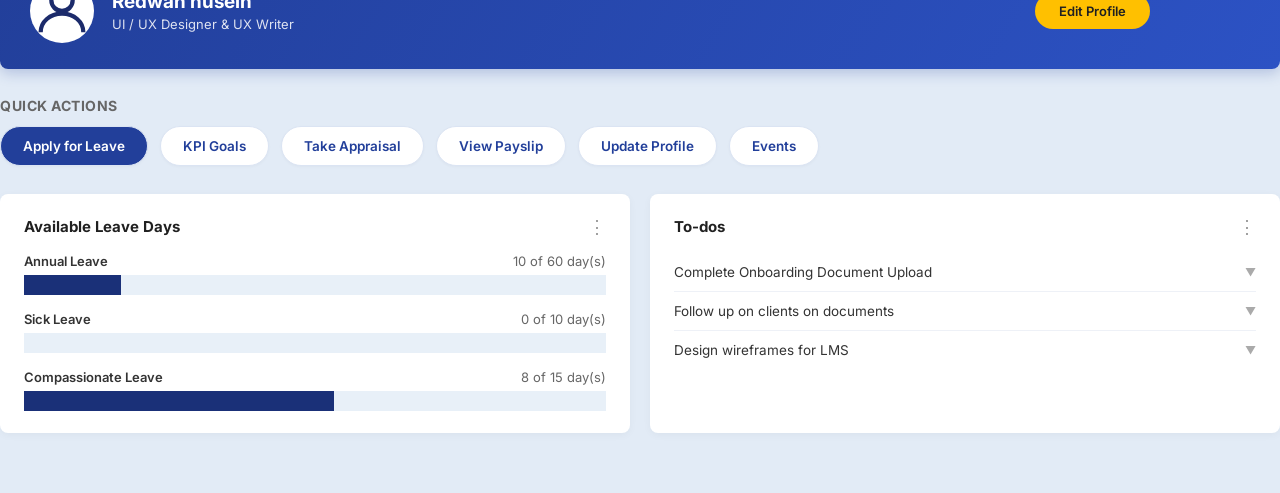
<file: admin section/dashboard.html>
<!DOCTYPE html>
<html lang="en">
<head>
  <meta charset="UTF-8">
  <meta name="viewport" content="width=device-width, initial-scale=1.0">
  <title>HR Dashboard - Unified</title>
  
  <!-- Fonts and Icons -->
  <link rel="preconnect" href="https://fonts.googleapis.com">
  <link href="https://fonts.googleapis.com/css2?family=Poppins:wght@400;500;600;700&family=Inter:wght@400;500;600;700&display=swap" rel="stylesheet">
  <link rel="stylesheet" href="https://cdnjs.cloudflare.com/ajax/libs/font-awesome/6.4.0/css/all.min.css">
  
  <!-- External CSS from your first page -->
  <link rel="stylesheet" href="../user_section/css/dashboard.css">
  
  <style>
    /* 
      Combined Internal Styles from your second page.
      These style the leave management section and forms.
    */
    :root {
      --bg-app: #e2ebf6;
      --bg-card: #ffffff;
      --primary-blue: #223f9a;
      --accent-yellow: #ffc000;
      --accent-green: #378215;
      --btn-reset-border: #e02b2b;
      --text-dark: #202020;
      --text-muted: #666666;
      --input-bg: #e8f0f8;
      --border-radius: 8px;
    }

    /* Utility to hide views */
    .hidden {
      display: none !important;
    }

    /* Keep Inter font for the Leave section */
    .leave-management-container * {
      font-family: 'Inter', sans-serif;
    }

    .leave-management-container {
      max-width: 1200px;
      margin: 25px auto;
      padding: 0 20px;
    }

    /* Breadcrumb Card */
    .breadcrumb-card {
      background: white;
      padding: 20px 25px;
      border-radius: 4px;
      font-size: 15px;
      color: #333;
      margin-bottom: 25px;
      box-shadow: 0 1px 3px rgba(0,0,0,0.03);
    }
    
    .breadcrumb-link {
      color: var(--primary-blue);
      text-decoration: none;
      font-weight: 600;
      cursor: pointer;
    }
    .breadcrumb-link:hover {
      text-decoration: underline;
    }

    /* Cards Wrapper */
    .card-wrapper {
      background: #ffffff;
      border-radius: var(--border-radius);
      padding: 35px 30px;
      box-shadow: 0 2px 8px rgba(0,0,0,0.04);
    }

    .section-title {
      font-size: 20px;
      font-weight: 600;
      margin-bottom: 25px;
      display: flex;
      align-items: center;
      gap: 10px;
    }

    /* Cards Grid */
    .cards-grid {
      display: grid;
      grid-template-columns: repeat(4, 1fr);
      gap: 20px;
      margin-bottom: 40px;
    }

    .leave-card {
      background-color: var(--primary-blue);
      color: white;
      border-radius: 12px;
      padding: 25px 20px;
      display: flex;
      align-items: center;
      gap: 15px;
    }

    .circle-badge {
      width: 75px;
      height: 75px;
      background-color: white;
      color: #111;
      border-radius: 50%;
      display: flex;
      align-items: center;
      justify-content: center;
      font-size: 32px;
      font-weight: 700;
      flex-shrink: 0;
    }

    .card-details h3 {
      font-size: 15px;
      font-weight: 600;
      margin-bottom: 12px;
      color: white;
    }

    .btn-apply {
      background-color: var(--accent-yellow);
      border: none;
      border-radius: 20px;
      padding: 6px 30px;
      font-weight: 600;
      font-size: 13px;
      cursor: pointer;
      transition: opacity 0.2s;
    }

    .btn-apply:hover {
      opacity: 0.9;
    }

    /* Table Section */
    .table-header-tools {
      display: flex;
      justify-content: space-between;
      align-items: center;
      margin-bottom: 20px;
    }

    .table-title {
      font-size: 18px;
      font-weight: 700;
    }

    .action-tools {
      display: flex;
      gap: 10px;
    }

    .btn-filter {
      background: transparent;
      border: none;
      font-size: 18px;
      cursor: pointer;
      padding: 5px 10px;
    }

    .btn-export {
      background-color: var(--accent-green);
      color: white;
      border: none;
      border-radius: 8px;
      padding: 8px 24px;
      font-weight: 600;
      font-size: 13px;
      cursor: pointer;
      display: flex;
      align-items: center;
      gap: 10px;
    }

    .leave-table {
      width: 100%;
      border-collapse: separate;
      border-spacing: 0 8px;
    }

    .leave-table th {
      text-align: left;
      padding: 12px 16px;
      font-weight: 600;
      font-size: 14px;
      color: #333;
    }

    .leave-table td {
      background-color: var(--input-bg);
      padding: 16px;
      font-size: 13.5px;
      color: #222;
    }

    .leave-table tr td:first-child {
      border-top-left-radius: 4px;
      border-bottom-left-radius: 4px;
    }

    .leave-table tr td:last-child {
      border-top-right-radius: 4px;
      border-bottom-right-radius: 4px;
    }

    .btn-table-action {
      background-color: var(--primary-blue);
      color: white;
      border: none;
      padding: 8px 18px;
      border-radius: 6px;
      font-size: 13px;
      cursor: pointer;
      display: flex;
      align-items: center;
      gap: 8px;
    }

    /* Form Styling */
    .form-container {
      background: #ffffff;
      border-radius: var(--border-radius);
      padding: 40px 100px;
      box-shadow: 0 2px 8px rgba(0,0,0,0.04);
      max-width: 850px;
      margin: 0 auto;
    }

    .form-header {
      text-align: center;
      margin-bottom: 30px;
    }

    .form-header h2 {
      font-size: 22px;
      font-weight: 600;
      margin-bottom: 8px;
    }

    .form-header p {
      color: #444;
      font-size: 14px;
    }

    .form-row {
      display: flex;
      gap: 20px;
      margin-bottom: 20px;
    }

    .form-group {
      display: flex;
      flex-direction: column;
      flex: 1;
      margin-bottom: 20px;
    }

    .form-group.full-width {
      width: 100%;
    }

    .form-group label {
      font-size: 14px;
      font-weight: 500;
      margin-bottom: 8px;
      color: #222;
    }

    .form-group input,
    .form-group select,
    .form-group textarea {
      background-color: var(--input-bg);
      border: none;
      border-radius: 6px;
      padding: 12px 16px;
      font-size: 14px;
      outline: none;
      color: #333;
    }

    .form-group textarea {
      resize: vertical;
    }

    .file-upload-box {
      background-color: var(--input-bg);
      border-radius: 6px;
      display: flex;
      align-items: center;
    }

    .file-btn {
      background-color: #222;
      color: white;
      padding: 12px 24px;
      border-top-left-radius: 6px;
      border-bottom-left-radius: 6px;
      font-size: 13.5px;
      cursor: pointer;
    }

    .hidden-file-input {
      display: none;
    }

    .file-chosen {
      margin-left: 15px;
      font-size: 13px;
      color: #555;
    }

    .form-actions {
      display: flex;
      gap: 20px;
      margin-top: 10px;
    }

    .btn-submit {
      flex: 1;
      background-color: var(--accent-green);
      color: white;
      border: none;
      padding: 12px;
      border-radius: 6px;
      font-size: 15px;
      font-weight: 600;
      cursor: pointer;
    }

    .btn-reset {
      flex: 1;
      background-color: transparent;
      color: #d32f2f;
      border: 1px solid var(--btn-reset-border);
      padding: 12px;
      border-radius: 6px;
      font-size: 15px;
      font-weight: 600;
      cursor: pointer;
    }

    /* Overlay & Modal */
    .modal-overlay {
      position: fixed;
      top: 0;
      left: 0;
      width: 100vw;
      height: 100vh;
      background: rgba(40, 50, 70, 0.4);
      backdrop-filter: blur(2px);
      display: flex;
      justify-content: center;
      align-items: center;
      z-index: 1000;
    }

    .modal-card {
      background: white;
      padding: 40px;
      border-radius: 16px;
      text-align: center;
      width: 420px;
      box-shadow: 0 10px 25px rgba(0,0,0,0.15);
    }

    .modal-icon {
      font-size: 80px;
      color: #1a5cff;
      margin-bottom: 15px;
    }

    .modal-card h2 {
      color: #1a5cff;
      font-size: 20px;
      margin-bottom: 8px;
    }

    .modal-card p {
      color: #1a5cff;
      font-weight: 600;
      font-size: 16px;
      margin-bottom: 25px;
      line-height: 1.4;
    }

    .btn-close-modal {
      background-color: #1a5cff;
      color: white;
      border: none;
      width: 100%;
      padding: 12px;
      border-radius: 8px;
      font-size: 15px;
      font-weight: 600;
      cursor: pointer;
    }
  </style>
</head>
<body>

<!-- SHARED NAVIGATION -->
<nav class="topnav">
  <div class="logo">
    <img src="/user_section/media/xceltech-high-resolution-logo-transparent 1.png" alt="">
  </div>
  <ul class="nav-links">
    <li class="active"><a href="#" onclick="showMainDashboard()" data-tab="Dashboard">Dashboard</a></li>
    <li><a href="#" data-tab="Requests">Requests</a></li>
    <li><a href="#" data-tab="Payroll">Payroll</a></li>
    <li><a href="#" data-tab="Company">Company</a></li>
    <li><a href="#" data-tab="Extras">Extras</a></li>
  </ul>
  <div class="nav-icons">
    <button class="icon-btn bell" aria-label="Notifications">
      <svg viewBox="0 0 24 24" fill="none" stroke="currentColor" stroke-width="2"><path d="M18 8a6 6 0 10-12 0c0 7-3 9-3 9h18s-3-2-3-9"/><path d="M13.73 21a2 2 0 01-3.46 0"/></svg>
      <span class="badge">13</span>
    </button>
    <button class="icon-btn mail" aria-label="Messages">
      <svg viewBox="0 0 24 24" fill="none" stroke="currentColor" stroke-width="2"><rect x="2" y="4" width="20" height="16" rx="2"/><path d="M22 6l-10 7L2 6"/></svg>
      <span class="badge">13</span>
    </button>
    <div class="avatar" aria-label="Profile menu">
      <svg viewBox="0 0 24 24" fill="none" stroke="#1c2b6b" stroke-width="1.6"><circle cx="12" cy="8" r="4"/><path d="M4 20c0-4 3.5-7 8-7s8 3 8 7"/></svg>
    </div>
  </div>
</nav>

<!-- ========================================== -->
<!-- VIEW 1: MAIN DASHBOARD (Your first code)   -->
<!-- ========================================== -->
<div id="main-dashboard-view" class="page">
  <h1 class="page-title">Dashboard</h1>

  <div class="profile-banner">
    <div class="profile-left">
      <div class="profile-photo">
        <svg viewBox="0 0 24 24" fill="none" stroke="#1c2b6b" stroke-width="1.6"><circle cx="12" cy="8" r="4"/><path d="M4 20c0-4 3.5-7 8-7s8 3 8 7"/></svg>
      </div>
      <div class="profile-info">
        <h2>Redwan husein</h2>
        <p>UI / UX Designer &amp; UX Writer</p>
      </div>
    </div>
    <button class="btn-edit" id="editProfileBtn">Edit Profile</button>
  </div>

  <div class="section-label">Quick Actions</div>
  <div class="quick-actions" id="quickActions">
    <!-- ADDED ONCLICK EVENT HERE -->
    <div class="qa-pill" onclick="openLeaveManagementView()" style="cursor:pointer; background-color:var(--primary-blue); color:white;">Apply for Leave</div>
    <div class="qa-pill">KPI Goals</div>
    <div class="qa-pill">Take Appraisal</div>
    <div class="qa-pill">View Payslip</div>
    <div class="qa-pill">Update Profile</div>
    <div class="qa-pill">Events</div>
  </div>

  <div class="grid-2">
    <!-- Available Leave Days -->
    <div class="card">
      <div class="card-header">
        <h3>Available Leave Days</h3>
        <span class="kebab">&#8942;</span>
      </div>
      <div class="leave-item">
        <div class="leave-row">
          <span class="label">Annual Leave</span>
          <span class="value">10 of 60 day(s)</span>
        </div>
        <div class="track"><div class="fill" style="width:16.6%"></div></div>
      </div>
      <div class="leave-item">
        <div class="leave-row">
          <span class="label">Sick Leave</span>
          <span class="value">0 of 10 day(s)</span>
        </div>
        <div class="track"><div class="fill" style="width:0%"></div></div>
      </div>
      <div class="leave-item">
        <div class="leave-row">
          <span class="label">Compassionate Leave</span>
          <span class="value">8 of 15 day(s)</span>
        </div>
        <div class="track"><div class="fill" style="width:53.3%"></div></div>
      </div>
    </div>

    <!-- To-dos -->
    <div class="card">
      <div class="card-header">
        <h3>To-dos</h3>
        <span class="kebab">&#8942;</span>
      </div>
      <div id="todoList">
        <div class="list-item"><span>Complete Onboarding Document Upload</span><span class="chev">&#9660;</span></div>
        <div class="list-item"><span>Follow up on clients on documents</span><span class="chev">&#9660;</span></div>
        <div class="list-item"><span>Design wireframes for LMS</span><span class="chev">&#9660;</span></div>
      </div>
    </div>
  </div>
</div>

<!-- VIEW 2: LEAVE MANAGEMENT (Your second code)     -->

<div id="leave-management-view" class="leave-management-container hidden">
  
  <!-- Breadcrumb -->
  <div class="breadcrumb-card" id="breadcrumb">
    <span class="breadcrumb-link" onclick="showMainDashboard()">Dashboard</span> &gt; <span id="leave-breadcrumb-tail">Apply for Leave</span>
  </div>

  <!-- LEAVE DASHBOARD OVERVIEW -->
  <main id="view-leave-overview" class="view-section">
    <div class="card-wrapper">
      <h2 class="section-title"><i class="fa-solid fa-book"></i> Leave Application</h2>

      <!-- Leave Cards Grid -->
      <div class="cards-grid">
        <div class="leave-card">
          <div class="circle-badge">60</div>
          <div class="card-details">
            <h3>Annual Leave</h3>
            <button class="btn-apply" onclick="openLeaveForm('Annual Leave')">Apply</button>
          </div>
        </div>

        <div class="leave-card">
          <div class="circle-badge">20</div>
          <div class="card-details">
            <h3>Sick Leave</h3>
            <button class="btn-apply" onclick="openLeaveForm('Sick Leave')">Apply</button>
          </div>
        </div>

        <div class="leave-card">
          <div class="circle-badge">60</div>
          <div class="card-details">
            <h3>Maternity Leave</h3>
            <button class="btn-apply" onclick="openLeaveForm('Maternity Leave')">Apply</button>
          </div>
        </div>

        <div class="leave-card overflow-card">
          <div class="circle-badge">30</div>
          <div class="card-details">
            <h3>Casual Leave</h3>
            <button class="btn-apply" onclick="openLeaveForm('Casual Leave')">Apply</button>
          </div>
        </div>
      </div>

      <!-- Leave History Table Section -->
      <div class="table-container">
        <div class="table-header-tools">
          <h3 class="table-title">Leave History</h3>
          <div class="action-tools">
            <button class="btn-filter"><i class="fa-solid fa-filter"></i></button>
            <button class="btn-export">
              Export <i class="fa-solid fa-chevron-down"></i>
            </button>
          </div>
        </div>

        <table class="leave-table">
          <thead>
            <tr>
              <th>Name(s)</th>
              <th>Duration(s)</th>
              <th>Start Date</th>
              <th>End Date</th>
              <th>Type</th>
              <th>Reason(s)</th>
              <th>Actions</th>
            </tr>
          </thead>
          <tbody id="leave-history-body">
            <!-- Dynamically populated from localStorage -->
          </tbody>
        </table>
      </div>
    </div>
  </main>

  <!-- FORM VIEW: APPLY FOR LEAVE -->
  <main id="view-apply-leave" class="view-section hidden">
    <div class="form-container">
      <div class="form-header">
        <h2><i class="fa-solid fa-book"></i> Leave Application</h2>
        <p id="form-subtitle">Fill the required fields below to apply for leave.</p>
      </div>

      <form id="leave-form">
        <div class="form-group full-width">
          <label>Leave Type</label>
          <input type="text" id="leave-type-input" readonly>
        </div>

        <div class="form-row">
          <div class="form-group">
            <label>Start Date</label>
            <div class="input-icon">
              <input type="date" id="start-date" required>
            </div>
          </div>
          <div class="form-group">
            <label>End Date</label>
            <div class="input-icon">
              <input type="date" id="end-date" required>
            </div>
          </div>
        </div>

        <div class="form-row">
          <div class="form-group">
            <label>Duration</label>
            <input type="number" id="duration" value="60" required>
          </div>
          <div class="form-group">
            <label>Resumption Date</label>
            <div class="input-icon">
              <input type="date" id="resumption-date">
            </div>
          </div>
        </div>

        <div class="form-group full-width">
          <label>Reason for leave</label>
          <textarea id="reason" rows="4"></textarea>
        </div>

        <div class="form-group full-width">
          <label>Attach handover document (pdf, jpg, docx or any other format)</label>
          <div class="file-upload-box">
            <label for="file-input" class="file-btn">Choose File</label>
            <input type="file" id="file-input" class="hidden-file-input">
            <span id="file-chosen-name" class="file-chosen"></span>
          </div>
        </div>

        <div class="form-group full-width">
          <label>Choose Relief Officer</label>
          <select id="relief-officer" required>
            <option value="" disabled selected>Select your relief officer</option>
            <option value="Samson Dawit">Samson Dawit</option>
            <option value="Biruk Dawit">Biruk Dawit</option>
            <option value="Sarah Jenkins">Sarah Jenkins</option>
          </select>
        </div>

        <div class="form-actions">
          <button type="submit" class="btn-submit">Submit</button>
          <button type="button" class="btn-reset" onclick="resetForm()">Reset</button>
        </div>
      </form>
    </div>
  </main>
</div>

<!-- SUCCESS POPUP MODAL -->
<div id="success-modal" class="modal-overlay hidden">
  <div class="modal-card">
    <div class="modal-icon">
      <i class="fa-solid fa-thumbs-up"></i>
    </div>
    <h2>Great Job!</h2>
    <p>Your leave application would be reviewed by the admin.</p>
    <button class="btn-close-modal" onclick="closeModalAndReturn()">Close</button>
  </div>
</div>

<script>
  // ==========================================
  // VIEW TOGGLING LOGIC
  // ==========================================
  function openLeaveManagementView() {
    // Hide main dashboard, show leave management container
    document.getElementById("main-dashboard-view").classList.add("hidden");
    document.getElementById("leave-management-view").classList.remove("hidden");
    
    // Ensure we start on the leave overview
    document.getElementById("view-apply-leave").classList.add("hidden");
    document.getElementById("view-leave-overview").classList.remove("hidden");
    document.getElementById("leave-breadcrumb-tail").innerText = "Apply for Leave";
    
    renderLeaveHistory();
  }

  function showMainDashboard() {
    // Hide leave management container, show main dashboard
    document.getElementById("leave-management-view").classList.add("hidden");
    document.getElementById("main-dashboard-view").classList.remove("hidden");
  }

  function openLeaveForm(leaveType) {
    // Switch inner views inside the Leave Management Container
    document.getElementById("view-leave-overview").classList.add("hidden");
    document.getElementById("view-apply-leave").classList.remove("hidden");
    
    // Update breadcrumb and form
    document.getElementById("leave-breadcrumb-tail").innerText = `Apply for Leave > ${leaveType}`;
    document.getElementById("leave-type-input").value = leaveType;
    document.getElementById("form-subtitle").innerText = `Fill the required fields below to apply for ${leaveType.toLowerCase()}.`;
  }

  function showLeaveOverviewView() {
    document.getElementById("view-apply-leave").classList.add("hidden");
    document.getElementById("view-leave-overview").classList.remove("hidden");
    document.getElementById("leave-breadcrumb-tail").innerText = "Apply for Leave";
    renderLeaveHistory();
  }

  // ==========================================
  // LEAVE FORM & DATA LOGIC (from your code)
  // ==========================================
  const defaultLeaveRecords = [
    { id: 1, name: "Abenezer kebede", duration: 5, startDate: "22/04/2022", endDate: "28/04/2022", type: "Sick", reason: "Personal" },
    { id: 2, name: "Abenezer kebede", duration: 7, startDate: "22/04/2022", endDate: "30/04/2022", type: "Exam", reason: "Examination" }
  ];

  function initDatabase() {
    if (!localStorage.getItem("leaveRecords")) {
      localStorage.setItem("leaveRecords", JSON.stringify(defaultLeaveRecords));
    }
  }

  function getRecords() {
    return JSON.parse(localStorage.getItem("leaveRecords")) || [];
  }

  function renderLeaveHistory() {
    const tableBody = document.getElementById("leave-history-body");
    const records = getRecords();
    tableBody.innerHTML = "";

    records.forEach(record => {
      const row = document.createElement("tr");
      row.innerHTML = `
        <td>${record.name}</td>
        <td>${record.duration}</td>
        <td>${record.startDate}</td>
        <td>${record.endDate}</td>
        <td>${record.type}</td>
        <td>${record.reason}</td>
        <td>
          <button class="btn-table-action">
            Actions <i class="fa-solid fa-chevron-down"></i>
          </button>
        </td>
      `;
      tableBody.appendChild(row);
    });
  }

  document.getElementById("file-input").addEventListener("change", function(e) {
    const fileName = e.target.files[0] ? e.target.files[0].name : "";
    document.getElementById("file-chosen-name").innerText = fileName;
  });

  function resetForm() {
    document.getElementById("leave-form").reset();
    document.getElementById("file-chosen-name").innerText = "";
  }

  document.getElementById("leave-form").addEventListener("submit", function(e) {
    e.preventDefault();

    const type = document.getElementById("leave-type-input").value.replace(" Leave", "");
    const startDate = document.getElementById("start-date").value;
    const endDate = document.getElementById("end-date").value;
    const duration = document.getElementById("duration").value;
    const reason = document.getElementById("reason").value || "Personal";

    const formatDate = (dateStr) => {
      if (!dateStr) return "";
      const [y, m, d] = dateStr.split("-");
      return `${d}/${m}/${y}`;
    };

    const newRecord = {
      id: Date.now(),
      name: "Redwan husein",
      duration: duration,
      startDate: formatDate(startDate),
      endDate: formatDate(endDate),
      type: type,
      reason: reason
    };

    const currentRecords = getRecords();
    currentRecords.unshift(newRecord);
    localStorage.setItem("leaveRecords", JSON.stringify(currentRecords));

    document.getElementById("success-modal").classList.remove("hidden");
  });

  function closeModalAndReturn() {
    document.getElementById("success-modal").classList.add("hidden");
    resetForm();
    showLeaveOverviewView();
  }

  // Initialize Page Database
  document.addEventListener("DOMContentLoaded", () => {
    initDatabase();
  });
</script>
<script src="../user_section/js/dashboard.js"></script>
</body>
</html>
</file>
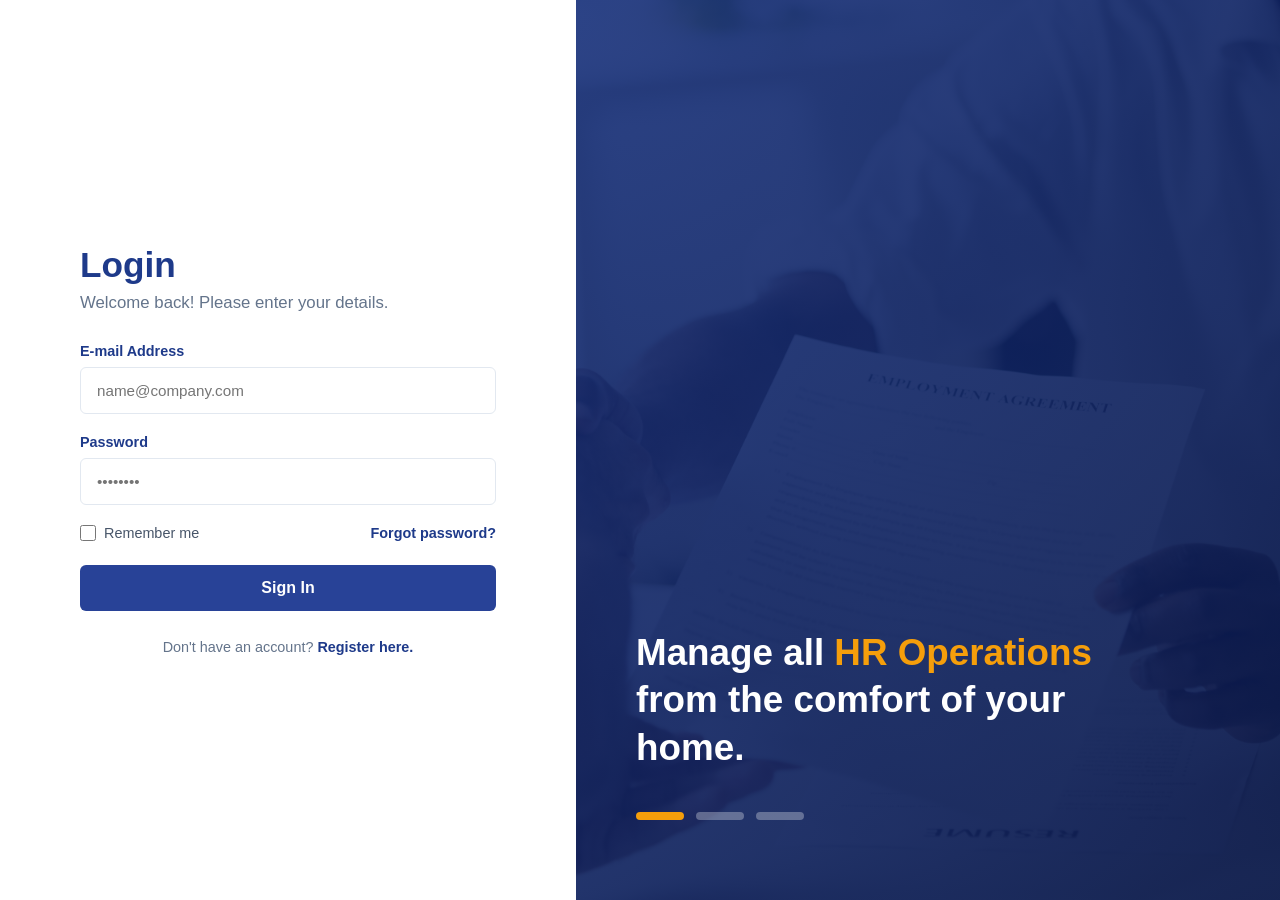
<file: user_section/dashboard.html>
<!DOCTYPE html>
<html lang="en">

<head>
  <meta charset="UTF-8">
  <meta name="viewport" content="width=device-width, initial-scale=1.0">
  <title>HR Management Platform - Dashboard</title>
  <link rel="stylesheet" href="../all.css">
  <link rel="stylesheet" href="../user_section/css/dashboard.css">
</head>

<body>
  <header class="top-nav">
    <div class="nav-logo"><img src="/user_section/media/xceltech_blue-removebg-preview.png" alt=""> </div>
    <div class="nav-center">
      <button class="nav-item active">Dashboard</button>
      <button class="nav-item">Requests</button>
      <button class="nav-item">Payroll</button>
      <button class="nav-item">Company</button>
      <button class="nav-item">Extras</button>
    </div>
    <div class="nav-right">
      <div class="icon-badge"><i class="fa-regular fa-bell"></i><span class="badge">13</span></div>
      <div class="icon-badge green"><i class="fa-regular fa-envelope"></i><span class="badge">13</span></div>
      <div class="user-avatar" id="profile-btn"><i class="fa-solid fa-user"></i></div>
      <button class="nav-hamburger" id="nav-hamburger" aria-label="Toggle menu"><i
          class="fa-solid fa-bars"></i></button>
    </div>
  </header>

  <div class="container">

    <div class="breadcrumb-card" id="breadcrumb">Dashboard</div>

    <!--  VIEW: MAIN HOME DASHBOARD -->
    <main id="view-home" class="view-section">
      <div class="profile-banner">
        <div class="profile-left">
          <div class="profile-photo"><i class="fa-solid fa-user" style="color:var(--primary-blue); font-size:24px;"></i>
          </div>
          <div class="profile-info">
            <!-- <h2 id="user-name">Welcome User</h2> -->
            <h2 id="userName">Welcome User</h2>
            <p>UI / UX Designer &amp; UX Writer</p>
          </div>
        </div>
        <button class="btn-edit" id="editProfileBtn">Edit Profile</button>
      </div>

      <div class="section-label">Quick Actions</div>
      <div class="quick-actions" id="quickActions">
        <div class="qa-pill" id="qa-apply-leave">Apply for Leave</div>
        <div class="qa-pill">KPI Goals</div>
        <div class="qa-pill">Take Appraisal</div>
        <div class="qa-pill">View Payslip</div>
        <div class="qa-pill" onclick="window.location.href=`profile.html#persionalViewMode`">Update Profile</div>
        <div class="qa-pill">Events</div>
      </div>

      <div class="grid-2">
        <div class="card">
          <div class="card-header">
            <h3>Available Leave Days</h3><span class="kebab">&#8942;</span>
          </div>
          <div class="leave-item">
            <div class="leave-row"><span class="label">Annual Leave</span><span class="value">10 of 60 day(s)</span>
            </div>
            <div class="track">
              <div class="fill" style="width:16.6%"></div>
            </div>
          </div>
          <div class="leave-item">
            <div class="leave-row"><span class="label">Sick Leave</span><span class="value">0 of 10 day(s)</span></div>
            <div class="track">
              <div class="fill" style="width:0%"></div>
            </div>
          </div>
          <div class="leave-item">
            <div class="leave-row"><span class="label">Compassionate Leave</span><span class="value">8 of 15
                day(s)</span></div>
            <div class="track">
              <div class="fill" style="width:53.3%"></div>
            </div>
          </div>
        </div>

        <div class="card">
          <div class="card-header">
            <h3>To-dos</h3><span class="kebab">&#8942;</span>
          </div>
          <div id="todoList">
            <div class="list-item"><span>Complete Onboarding Document Upload</span><span class="chev">&#9660;</span>
            </div>
            <div class="list-item"><span>Follow up on clients on documents</span><span class="chev">&#9660;</span></div>
            <div class="list-item"><span>Design wireframes for LMS</span><span class="chev">&#9660;</span></div>
            <div class="list-item"><span>Create case study for next IT project</span><span class="chev">&#9660;</span>
            </div>
            <div class="list-item"><span>Follow up on clients on documents</span><span class="chev">&#9660;</span></div>
          </div>
        </div>
      </div>

      <div class="grid-2">
        <div class="card">
          <div class="card-header">
            <h3>Announcement(s)</h3><span class="kebab">&#8942;</span>
          </div>
          <div id="annList">
            <div class="list-item"><span>Welcome saron - We have a new staff joining us</span><span
                class="chev">&#9660;</span></div>
            <div class="list-item"><span>Sendforth for Project Manager: Kindly gather at the meeting hall</span><span
                class="chev">&#9660;</span></div>
            <div class="list-item"><span>Marriage Alert</span><span class="chev">&#9660;</span></div>
            <div class="list-item"><span>Office Space Update</span><span class="chev">&#9660;</span></div>
          </div>
        </div>

        <div class="card">
          <div class="card-header">
            <h3>April Pay slip breakdown</h3><span class="kebab">&#8942;</span>
          </div>
          <div class="table-scroll">
            <table class="payslip-table">
              <thead>
                <tr>
                  <th>Earnings</th>
                  <th>Amount</th>
                  <th>Deductions</th>
                  <th>Total</th>
                </tr>
              </thead>
              <tbody>
                <tr>
                  <td>Basic Wage</td>
                  <td>150,000</td>
                  <td>-30,000</td>
                  <td>120,000</td>
                </tr>
                <tr>
                  <td>Tax</td>
                  <td>15,000</td>
                  <td>-3,000</td>
                  <td>12,000</td>
                </tr>
                <tr>
                  <td>Pension</td>
                  <td>15,000</td>
                  <td>-3,000</td>
                  <td>12,000</td>
                </tr>
                <tr class="total">
                  <td>Total Earnings</td>
                  <td>150,000</td>
                  <td>-36,000</td>
                  <td>114,000</td>
                </tr>
              </tbody>
            </table>
          </div>
        </div>
      </div>

      <div class="single-col">
        <div class="card">
          <div class="card-header">
            <h3>Birthdays</h3><span class="kebab">&#8942;</span>
          </div>
          <div id="birthdayList">
            <div class="birthday-item">
              <div class="birthday-left"><i class="fa-regular fa-calendar cal-icon"></i><span>Biruk Kidan's Day - April
                  25th</span></div>
              <button class="btn-wish">Send Wishes</button>
            </div>
            <div class="birthday-item">
              <div class="birthday-left"><i class="fa-regular fa-calendar cal-icon"></i><span>Biruk Kidan's Day - April
                  25th</span></div>
              <button class="btn-wish">Send Wishes</button>
            </div>
            <div class="birthday-item">
              <div class="birthday-left"><i class="fa-regular fa-calendar cal-icon"></i><span>Biruk Kidan's Day - April
                  25th</span></div>
              <button class="btn-wish">Send Wishes</button>
            </div>
          </div>
        </div>
      </div>
    </main>

    <!-- ============ VIEW: LEAVE OVERVIEW (carousel + history) ============ -->
    <main id="view-leave-dashboard" class="view-section hidden">
      <div class="card-wrapper">
        <button class="btn-back" onclick="showHomeView()"><i class="fa-solid fa-arrow-left"></i> Back to
          Dashboard</button>
        <h2 class="section-title"><i class="fa-solid fa-book"></i> Leave Application</h2>

        <div class="cards-carousel">
          <button class="carousel-arrow prev" id="carousel-prev" aria-label="Previous"><i
              class="fa-solid fa-chevron-left"></i></button>
          <div class="carousel-viewport">
            <div class="carousel-track" id="carousel-track">
              <div class="leave-card">
                <div class="circle-badge">60</div>
                <div class="card-details">
                  <h3>Annual Leave</h3><button class="btn-apply" onclick="openLeaveForm('Annual Leave')">Apply</button>
                </div>
              </div>
              <div class="leave-card">
                <div class="circle-badge">20</div>
                <div class="card-details">
                  <h3>Sick Leave</h3><button class="btn-apply" onclick="openLeaveForm('Sick Leave')">Apply</button>
                </div>
              </div>
              <div class="leave-card">
                <div class="circle-badge">60</div>
                <div class="card-details">
                  <h3>Maternity Leave</h3><button class="btn-apply"
                    onclick="openLeaveForm('Maternity Leave')">Apply</button>
                </div>
              </div>
              <div class="leave-card">
                <div class="circle-badge">30</div>
                <div class="card-details">
                  <h3>Compassionate Leave</h3><button class="btn-apply"
                    onclick="openLeaveForm('Compassionate Leave')">Apply</button>
                </div>
              </div>
              <div class="leave-card">
                <div class="circle-badge">0</div>
                <div class="card-details">
                  <!-- <h3>Casual Leave</h3><button class="btn-apply" onclick="openLeaveForm('Casual Leave')">Apply</button> -->
                  <h3>Casual Leave</h3> <button class="btn-apply casual" style="background-color: #ff0e0f; color: #fff;" onclick="openLeaveForm('Casual Leave')" disabled>Not
                    Available</button>
                </div>
              </div>
            </div>
          </div>
          <button class="carousel-arrow next" id="carousel-next" aria-label="Next"><i
              class="fa-solid fa-chevron-right"></i></button>
          <div class="carousel-dots" id="carousel-dots"></div>
        </div>

        <div class="table-container">
          <div class="table-header-tools">
            <h3 class="table-title">Leave History</h3>
            <div class="action-tools">
              <button class="btn-filter"><i class="fa-solid fa-filter"></i></button>
              <button class="btn-export">Export <i class="fa-solid fa-chevron-down"></i></button>
            </div>
          </div>
          <div class="table-scroll">
            <table class="leave-table">
              <thead>
                <tr>
                  <th>Name(s)</th>
                  <th>Duration(s)</th>
                  <th>Start Date</th>
                  <th>End Date</th>
                  <th>Type</th>
                  <th>Reason(s)</th>
                  <th>Actions</th>
                </tr>
              </thead>
              <tbody id="leave-history-body"></tbody>
            </table>
          </div>
        </div>
      </div>
    </main>

    <!-- ============ VIEW: APPLY FOR LEAVE FORM ============ -->
    <main id="view-apply-leave" class="view-section hidden">
      <div class="form-container">
        <button class="btn-back" onclick="showLeaveDashboardView()"><i class="fa-solid fa-arrow-left"></i> Back</button>
        <div class="form-header">
          <h2><i class="fa-solid fa-book"></i> Leave Application</h2>
          <p id="form-subtitle">Fill the required fields below to apply for leave.</p>
        </div>

        <form id="leave-form">
          <div class="form-group full-width">
            <label>Leave Type</label>
            <input type="text" id="leave-type-input" readonly>
          </div>

          <div class="form-row">
            <div class="form-group">
              <label>Start Date</label>
              <input type="date" id="start-date" required>
            </div>
            <div class="form-group">
              <label>End Date</label>
              <input type="date" id="end-date" required>
            </div>
          </div>

          <div class="form-row">
            <div class="form-group">
              <label>Duration</label>
              <input type="number" id="duration" value="60" required>
            </div>
            <div class="form-group">
              <label>Resumption Date</label>
              <input type="date" id="resumption-date">
            </div>
          </div>

          <div class="form-group full-width">
            <label>Reason for leave</label>
            <textarea id="reason" rows="4"></textarea>
          </div>

          <div class="form-group full-width">
            <label>Attach handover document (pdf, jpg, docx or any other format)</label>
            <div class="file-upload-box">
              <label for="file-input" class="file-btn">Choose File</label>
              <input type="file" id="file-input" class="hidden-file-input">
              <span id="file-chosen-name" class="file-chosen"></span>
            </div>
          </div>

          <div class="form-group full-width">
            <label>Choose Relief Officer</label>
            <select id="relief-officer" required>
              <option value="" disabled selected>Select your relief officer</option>
              <option value="Samson Dawit">Samson Dawit</option>
              <option value="Biruk Dawit">Biruk Dawit</option>
              <option value="Sarah Jenkins">Sarah Jenkins</option>
            </select>
          </div>

          <div class="form-actions">
            <button type="submit" class="btn-submit">Submit</button>
            <button type="button" class="btn-reset" onclick="resetForm()">Reset</button>
          </div>
        </form>
      </div>
    </main>
  </div>

  <!-- SUCCESS POPUP MODAL -->
  <div id="success-modal" class="modal-overlay hidden">
    <div class="modal-card">
      <div class="modal-icon"><i class="fa-solid fa-thumbs-up"></i></div>
      <h2>Great Job!</h2>
      <p>Your leave application would be reviewed by the admin.</p>
      <button class="btn-close-modal" onclick="closeModalAndReturn()">Close</button>
    </div>
  </div>

  <script src="../user_section/js/dashboaard2.js">

  </script>
</body>

</html>
</file>
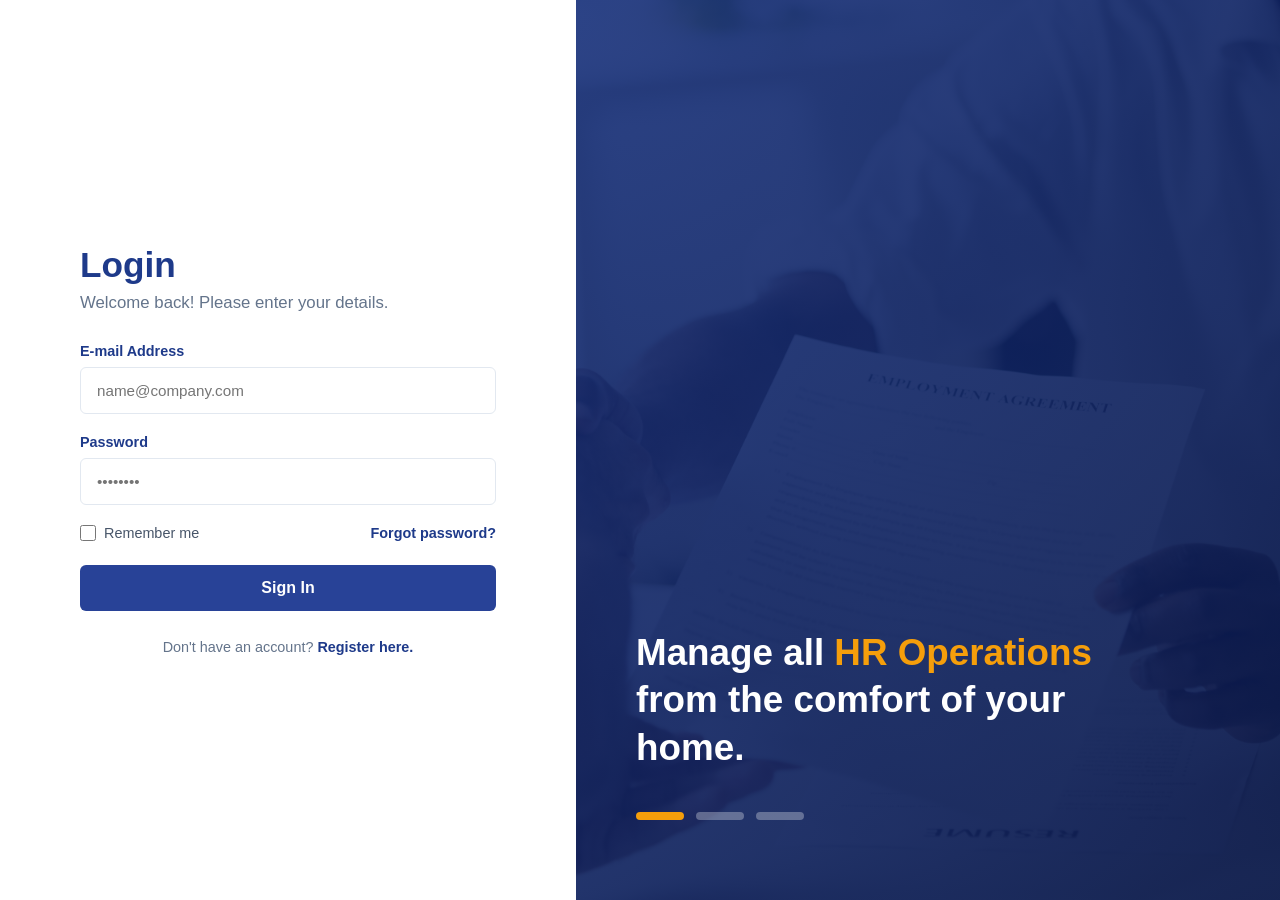
<file: user_section/login.html>
<!DOCTYPE html>
<html lang="en">
<head>
  <meta charset="UTF-8">
  <meta name="viewport" content="width=device-width, initial-scale=1.0">
  <title>Login - HR Management Platform</title>
  <link rel="stylesheet" href="../user_section/css/login.css">
</head>
<body>
  <div class="container">
    <main class="register-section">
      <header class="register-header">
        <h1>Login</h1>
        <p>Welcome back! Please enter your details.</p>
      </header>

      <form id="loginForm">
        <div class="form-group">
          <label for="email">E-mail Address</label>
          <input type="email" id="email" required placeholder="name@company.com">
        </div>

        <div class="form-group">
          <label for="password">Password</label>
          <input type="password" id="password" required placeholder="••••••••">
        </div>

        <div class="form-options">
          <label class="remember">
            <input type="checkbox" id="rememberMe"> Remember me
          </label>
          <a href="#" class="forgot-link">Forgot password?</a>
        </div>

        <button type="submit" class="btn-submit">Sign In</button>
      </form>

      <div class="login-text">
        Don't have an account? <a href="/user_section/index.html">Register here.</a>
      </div>
    </main>

    <!-- Custom Modal Overlay -->
      <div id="customModal" class="modal-overlay">
        <div class="modal-content">
            <p id="modalMessage">Message goes here</p>
            <button id="modalCloseBtn">OK</button>
        </div>
      </div>
    <aside class="hero-section">
      <div class="hero-content">
        <h2 class="hero-title">
          Manage all <span>HR Operations</span> from the comfort of your home.
        </h2>
      </div>

      <div class="slider-indicators">
        <div class="indicator active"></div>
        <div class="indicator"></div>
        <div class="indicator"></div>
      </div>
    </aside>
  </div>
  <!-- <script src="../user_section/js/login.js"> </script> -->
   <script>
    document.addEventListener("DOMContentLoaded", () => {
  const loginForm = document.getElementById("loginForm");

  // --- Reusable Modal Function ---
  function showModal(message, redirectUrl = null) {
    const modal = document.getElementById("customModal");
    const modalMessage = document.getElementById("modalMessage");
    const closeBtn = document.getElementById("modalCloseBtn");

    // Safety check to ensure modal elements exist in the HTML
    if (!modal || !modalMessage || !closeBtn) {
      console.error("Modal elements are missing from the HTML.");
      alert(message); // Fallback to standard alert if custom modal is missing
      if (redirectUrl) window.location.href = redirectUrl;
      return;
    }

    // Set the message and show the modal
    modalMessage.textContent = message;
    modal.style.display = "flex";

    // Handle the close button click
    closeBtn.onclick = () => {
      modal.style.display = "none"; // Hide modal

      // If a redirect URL was provided, redirect now
      if (redirectUrl) {
        window.location.href = redirectUrl;
      }
    };
  }

  // --- Login Form Submission Logic ---
  if (loginForm) {
    loginForm.addEventListener("submit", (e) => {
      e.preventDefault();

      const emailInput = document.getElementById("email");
      const passwordInput = document.getElementById("password");
      
      const email = emailInput.value.trim().toLowerCase();
      const password = passwordInput.value;

      // Retrieve existing users from localStorage
      const existingUsers = JSON.parse(localStorage.getItem("users")) || [];

      // Find user with matching credentials
      const matchedUser = existingUsers.find(
        (user) => user.email.toLowerCase() === email && user.password === password
      );

      if (matchedUser) {
        // Save currently logged-in user state
        localStorage.setItem("currentUser", JSON.stringify(matchedUser));

        // Use custom modal for success and pass the redirect URL
        // (Make sure "dashboard.html" matches your actual main page file name, e.g., "profile.html")
        showModal(
          "Login successful! Redirecting to dashboard...",
          "dashboard.html" 
        );
      } else {
        // Use custom modal for error. No redirect URL needed.
        showModal(
          "Invalid email or password. Please try again or create an account."
        );
      }
    });
  }

  // --- Indicators Toggle Logic ---
  const indicators = document.querySelectorAll(".indicator");
  if (indicators.length > 0) {
    indicators.forEach((indicator) => {
      indicator.addEventListener("click", () => {
        indicators.forEach((i) => i.classList.remove("active"));
        indicator.classList.add("active");
      });
    });
  }
});
   </script>
</body>
</html>
</file>
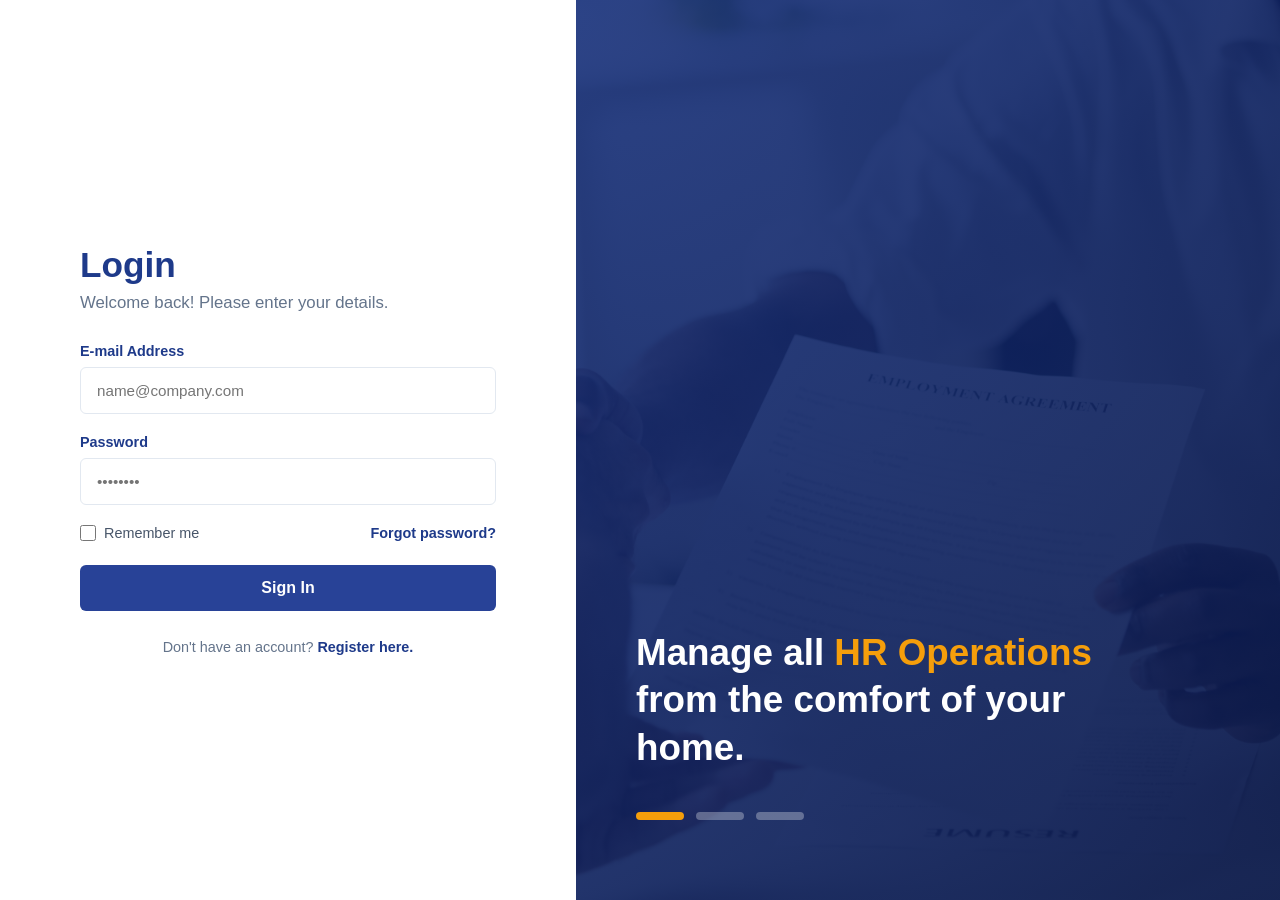
<file: user_section/profile.html>
<!DOCTYPE html>
<html lang="en">
<head>
    <meta charset="UTF-8">
    <meta name="viewport" content="width=device-width, initial-scale=1.0">
    <title>Employee Profile Management System</title>
    <link rel="stylesheet" href="../all.css">
    <link rel="stylesheet" href="../user_section/css/profile.css">
</head>
<body>
    <!-- Header -->
    <header class="header">
        <div class="nav-logo"><img onclick="window.location.href='dashboard.html'" src="../user_section/media/xceltech_blue-removebg-preview.png" id="nav-logo"> </div>
        <div class="nav-main">
            <button class="nav-btn active" data-nav="dashboard">Dashboard</button>
            <button class="nav-btn" data-nav="request.html">Requests</button>
            <button class="nav-btn" data-nav="payroll">Payroll</button>
            <button class="nav-btn" data-nav="company">Company</button>
            <button class="nav-btn" data-nav="extras">Extras</button>
        </div>
        <div class="user-icons">
            <button class="icon-btn notification">
                <i class="fa-regular fa-bell"></i>
                <span class="badge">2</span>
            </button>
            <button class="icon-btn messages">
              <i class="fa-solid fa-messages"></i>
                <span class="badge">1</span>
            </button>
            <button class="icon-btn profile"><i class="fa-sharp fa-regular fa-user"></i></button>
        </div>
    </header>

    <!-- Breadcrumb -->
    <div class="breadcrumb">
        Dashboard > <span id="breadcrumb-text">Update Profile</span>
    </div>

    <!-- Main Container -->
    <div class="container">
        <!-- Sidebar -->
        <div class="sidebar">
            <button class="menu-item active" data-section="personal-details">Personal Details</button>
            <button class="menu-item" data-section="contact-details">Contact Details</button>
            <button class="menu-item" data-section="next-of-kin">Next of kin Details</button>
            <button class="menu-item" data-section="education">Education Qualifications</button>
            <button class="menu-item" data-section="guarantor">Guarantor Details</button>
            <button class="menu-item" data-section="family">Family Details</button>
            <button class="menu-item" data-section="job">Job Details</button>
            <button class="menu-item" data-section="financial">Financial Details</button>
        </div>

        <!-- Main Content -->
        <div class="main-content">
            <!-- Personal Details Section -->
            <div class="section active" data-section="personal-details">
                <div class="section-title">Personal Details</div>
                <div class="profile-section">
                    <div class="profile-picture">👨</div>
                    <div class="profile-name" id="profileName">Biruk Dawit</div>
                    <div class="edit-toggle">
                        <button onclick="toggleEditPersonal()">✏️ Edit</button>
                    </div>
                </div>

                <div id="personalViewMode">
                    <div class="profile-info">
                        <div class="profile-info-item">
                            <div class="profile-info-label">Department</div>
                            <div class="profile-info-value" id="deptDisplay">Design & Marketing</div>
                        </div>
                        <div class="profile-info-item">
                            <div class="profile-info-label">Job Title</div>
                            <div class="profile-info-value" id="jobTitleDisplay">UI / UX Designer</div>
                        </div>
                        <div class="profile-info-item">
                            <div class="profile-info-label">Job Category</div>
                            <div class="profile-info-value" id="jobCategoryDisplay">Full time</div>
                        </div>
                    </div>
                </div>

                <div id="personalEditMode" style="display: none;">
                    <div class="form-grid">
                        <div class="form-group">
                            <label>Full Name</label>
                            <input type="text" id="fullName" value="Adebayo Ajani">
                        </div>
                        <div class="form-group">
                            <label>Date of Birth</label>
                            <input type="date" id="dob">
                        </div>
                        <div class="form-group">
                            <label>Gender</label>
                            <select id="gender">
                                <option>Male</option>
                                <option>Female</option>
                                <option>Other</option>
                            </select>
                        </div>
                        <div class="form-group">
                            <label>Marital Status</label>
                            <select id="maritalStatus">
                                <option>Single</option>
                                <option>Married</option>
                                <option>Divorced</option>
                            </select>
                        </div>
                    </div>
                    <div class="button-group">
                        <button class="btn btn-secondary" onclick="toggleEditPersonal()">Cancel</button>
                        <button class="btn btn-primary" onclick="savePersonalDetails()">Save</button>
                    </div>
                </div>
            </div>

            <!-- Contact Details Section -->
            <div class="section" data-section="contact-details">
                <div class="section-title">Contact Details</div>
                <div class="form-grid">
                    <div class="form-group">
                        <label>Phone Number 1</label>
                        <input type="tel" id="phone1" value="+251911234567" placeholder="Phone Number 1">
                    </div>
                    <div class="form-group">
                        <label>Phone Number 2</label>
                        <input type="tel" id="phone2" placeholder="Phone Number 2">
                    </div>
                    <div class="form-group full">
                        <label>E-mail Address</label>
                        <input type="email" id="email" value="biruk@example.com" placeholder="johndoe@gmail.com">
                    </div>
                    <div class="form-group">
                        <label>City of residence</label>
                        <input type="text" id="city" placeholder="Phone Number 1">
                    </div>
                    <div class="form-group full">
                        <label>Residential Address</label>
                        <input type="text" id="address" value="Alembank, Addia ababa" placeholder="Alembank, Addia ababa">
                    </div>
                </div>
                <div class="button-group">
                    <button class="btn btn-primary">Update</button>
                </div>
            </div>

            <!-- Next of Kin Details Section -->
            <div class="section" data-section="next-of-kin">
                <div class="section-title">Next of Kin Details</div>
                <div class="form-grid">
                    <div class="form-group full">
                        <label>Full Name</label>
                        <input type="text" placeholder="Full Name">
                    </div>
                    <div class="form-group">
                        <label>Relationship</label>
                        <input type="text" placeholder="Relationship">
                    </div>
                    <div class="form-group">
                        <label>Phone No</label>
                        <input type="tel" placeholder="Phone Number">
                    </div>
                    <div class="form-group full">
                        <label>Address</label>
                        <input type="text" placeholder="Address">
                    </div>
                </div>
                <div class="button-group">
                    <button class="btn btn-primary">Update</button>
                </div>
            </div>

            <!-- Education Section -->
            <div class="section" data-section="education">
                <div class="section-title">Academic Records / Academic Details</div>
                <div class="form-grid">
                    <div class="form-group">
                        <label>Name of Institution</label>
                        <input type="text" id="institution" value="Jimma university" placeholder="Jimma university">
                    </div>
                    <div class="form-group">
                        <label>Department</label>
                        <input type="text" id="department" value="Computer Dept" placeholder="Computer Dept">
                    </div>
                    <div class="form-group">
                        <label>Course</label>
                        <select id="course">
                            <option selected>Computer Science</option>
                            <option>Engineering</option>
                            <option>Business</option>
                        </select>
                    </div>
                    <div class="form-group">
                        <label>Location</label>
                        <input type="text" id="eduLocation" value="Jimma, Ethiopia" placeholder="Jimma, Ethiopia">
                    </div>
                    <div class="form-group">
                        <label>Start Date</label>
                        <input type="date" id="startDate" value="1998-01-01">
                    </div>
                    <div class="form-group">
                        <label>End Date</label>
                        <input type="date" id="endDate" value="2019-01-01">
                    </div>
                    <div class="form-group full">
                        <label>Description</label>
                        <textarea id="eduDescription">• Gathering and evaluating product requirements, in collaboration with product managers and the developers
• Illustrating design ideas using storyboards, process flows, and sitemaps.
• Designing graphic user interface pages and elements, like menus, tabs, and widgets
• Design wireframes, mockups, storyboards, and fully interactive prototype design</textarea>
                    </div>
                </div>
                <div class="button-group">
                    <button class="btn btn-primary">Update</button>
                </div>
            </div>

            <!-- Guarantor Details Section -->
            <div class="section" data-section="guarantor">
                <div class="section-title">Guarantor Details</div>
                <div id="guarantorViewMode">
                    <div class="family-member">
                        <div class="family-member-name">MR Natnael Dawit</div>
                        <div class="family-member-info">
                            Human resourcer, Abysinia bank - 090 500 500 6000
                        </div>
                    </div>
                    <div class="family-member">
                        <div class="family-member-name">MR Natnael Dawit</div>
                        <div class="family-member-info">
                            Accountant, Abysinia bank - 090 500 500 6000
                        </div>
                    </div>
                </div>
                <div id="guarantorEditMode" style="display: none;">
                    <div class="form-grid full">
                        <div class="form-group">
                            <label>Guarantor's Name</label>
                            <input type="text" id="guarantorName" placeholder="Full Name">
                        </div>
                        <div class="form-group">
                            <label>Job title / Occupation</label>
                            <input type="text" id="guarantorJob" placeholder="Accountant">
                        </div>
                        <div class="form-group">
                            <label>Phone No</label>
                            <input type="tel" id="guarantorPhone" placeholder="Phone Number">
                        </div>
                    </div>
                    <div class="button-group">
                        <button class="btn btn-secondary" onclick="toggleEditGuarantor()">Cancel</button>
                        <button class="btn btn-primary" onclick="saveGuarantor()">Save</button>
                    </div>
                </div>
                <div class="button-group" id="guarantorButtonGroup">
                    <button class="btn btn-secondary" onclick="toggleEditGuarantor()">✏️ Edit</button>
                </div>
            </div>

            <!-- Family Details Section -->
            <div class="section" data-section="family">
                <div class="section-title">Family Details</div>
                <div id="familyViewMode">
                    <div class="family-member">
                        <div class="family-member-name">MR Natnael Dawit</div>
                        <div class="family-member-info">
                            Relationship : Brother | Phone No : 090 3239888<br>
                            Address: Djibouti street ,Addis Ababa
                        </div>
                    </div>
                    <div class="family-member">
                        <div class="family-member-name">MR Natnael Dawit</div>
                        <div class="family-member-info">
                            Relationship : Brother | Phone No : 090 3239888<br>
                            Address: Djibouti street ,Addis Ababa
                        </div>
                    </div>
                </div>
                <div id="familyEditMode" style="display: none;">
                    <div class="form-grid full">
                        <div class="form-group">
                            <label>Full Name</label>
                            <input type="text" id="familyName" placeholder="Full Name">
                        </div>
                        <div class="form-group">
                            <label>Relationship</label>
                            <input type="text" id="familyRelationship" placeholder="Brother/Sister/Parent">
                        </div>
                        <div class="form-group">
                            <label>Phone No</label>
                            <input type="tel" id="familyPhone" placeholder="Phone Number">
                        </div>
                        <div class="form-group full">
                            <label>Address</label>
                            <input type="text" id="familyAddress" placeholder="Address">
                        </div>
                    </div>
                    <div class="button-group">
                        <button class="btn btn-secondary" onclick="toggleEditFamily()">Cancel</button>
                        <button class="btn btn-primary" onclick="saveFamily()">Save</button>
                    </div>
                </div>
                <div class="button-group" id="familyButtonGroup">
                    <button class="btn btn-secondary" onclick="toggleEditFamily()">✏️ Edit</button>
                </div>
            </div>

            <!-- Job Details Section -->
            <div class="section" data-section="job">
                <div class="section-title">Job Details / Upload Documents</div>
                <div class="upload-row">
                    <label>Upload Offer Letter</label>
                    <button class="btn-upload">Upload</button>
                </div>
                <div class="upload-row">
                    <label>Upload Birth Certificate</label>
                    <button class="btn-upload">Upload</button>
                </div>
                <div class="upload-row">
                    <label>Upload Guarantor's Form</label>
                    <button class="btn-upload">Upload</button>
                </div>
                <div class="upload-row">
                    <label>Upload Degree Certificate</label>
                    <button class="btn-upload">Upload</button>
                </div>
                <div class="submit-button-container">
                    <button class="btn btn-primary" style="width: 200px;">Upload Documents</button>
                </div>
            </div>

            <!-- Financial Details Section -->
            <div class="section" data-section="financial">
                <div class="section-title">Financial Details</div>
                <div class="family-member">
                    <div class="family-member-name">10001345545 | John Doe</div>
                    <div class="family-member-info">
                        CBE | Savings Account
                    </div>
                </div>
                <div class="family-member">
                    <div class="family-member-name">10005556330 | Doe Johann</div>
                    <div class="family-member-info">
                        Awash Bank | Savings Account
                    </div>
                </div>
                <div class="button-group">
                    <button class="btn btn-primary">Add Bank Account</button>
                </div>
            </div>
        </div>
    </div>

    <script src="../user_section/js/profile.js">  </script>
    
</body>
</html>
</file>
<file: user_section/css/dashboard.css>
:root {
  --bg-app: #e2ebf6;
  --bg-card: #ffffff;
  --primary-blue: #223f9a;
  --primary-blue-dark: #1a3078;
  --accent-yellow: #ffc000;
  --accent-green: #378215;
  --btn-reset-border: #e02b2b;
  --text-dark: #202020;
  --text-muted: #666666;
  --input-bg: #e8f0f8;
  --border-radius: 8px;
}

* {
  box-sizing: border-box;
  margin: 0;
  padding: 0;
  font-family: "Inter", sans-serif;
}

body {
  background-color: var(--bg-app);
  color: var(--text-dark);
  padding-bottom: 40px;
}

/* ---------- Top nav ---------- */
.top-nav {
  background-color: #ffffff;
  height: 65px;
  display: flex;
  justify-content: space-between;
  align-items: center;
  padding: 0 50px;
  box-shadow: 0 2px 4px rgba(0, 0, 0, 0.02);
  position: sticky;
  top: 0;
  z-index: 50;
}

.nav-logo img {
  width: 150px;
  height: 50px;
}

.nav-logo .fa-solid {
  color: var(--accent-yellow);
}
.nav-center {
  display: flex;
  gap: 35px;
  margin-left: auto;
  margin-right: auto;
}
.nav-item {
  text-decoration: none;
  color: #333;
  font-size: 14px;
  font-weight: 500;
  padding: 21px 0;
  position: relative;
  cursor: pointer;
  background: none;
  border: none;
}
.nav-item.active {
  font-weight: 600;
  color: var(--primary-blue);
}
.nav-item.active::after {
  content: "";
  position: absolute;
  bottom: 0;
  left: -10px;
  right: -10px;
  height: 3px;
  background-color: var(--accent-yellow);
}
.nav-right {
  display: flex;
  align-items: center;
  gap: 15px;
}
.nav-hamburger {
  display: none;
  background: none;
  border: none;
  font-size: 20px;
  color: var(--primary-blue);
  cursor: pointer;
  padding: 6px;
}
.icon-badge {
  width: 36px;
  height: 36px;
  background-color: #223f9a;
  color: white;
  border-radius: 50%;
  display: flex;
  align-items: center;
  justify-content: center;
  position: relative;
  cursor: pointer;
}
.icon-badge.green {
  background-color: #2e7d32;
}
.icon-badge .badge {
  position: absolute;
  top: -2px;
  right: -2px;
  background-color: #d32f2f;
  color: #fff;
  font-size: 9px;
  font-weight: bold;
  border-radius: 50%;
  width: 15px;
  height: 15px;
  display: flex;
  align-items: center;
  justify-content: center;
}
.user-avatar {
  width: 36px;
  height: 36px;
  border-radius: 50%;
  background: var(--primary-blue);
  display: flex;
  align-items: center;
  justify-content: center;
  color: #fff;
  cursor: pointer;
}

/* ---------- Layout ---------- */
.container {
  max-width: 1200px;
  margin: 25px auto;
  padding: 0 20px;
}
.breadcrumb-card {
  background: white;
  padding: 20px 25px;
  border-radius: 4px;
  font-size: 15px;
  color: #333;
  margin-bottom: 25px;
  box-shadow: 0 1px 3px rgba(0, 0, 0, 0.03);
}
.view-section.hidden {
  display: none;
}
.card-wrapper {
  background: #ffffff;
  border-radius: var(--border-radius);
  padding: 35px 30px;
  box-shadow: 0 2px 8px rgba(0, 0, 0, 0.04);
}
.section-title {
  font-size: 20px;
  font-weight: 600;
  margin-bottom: 25px;
  display: flex;
  align-items: center;
  gap: 10px;
}

/* ---------- Home dashboard page ---------- */
.page-title {
  font-size: 24px;
  font-weight: 700;
  margin-bottom: 18px;
  color: var(--text-dark);
}

.profile-banner {
  background: linear-gradient(120deg, var(--primary-blue) 0%, #2c52c4 100%);
  border-radius: var(--border-radius);
  padding: 26px 30px;
  display: flex;
  align-items: center;
  justify-content: space-between;
  color: #fff;
  margin-bottom: 28px;
  box-shadow: 0 4px 14px rgba(34, 63, 154, 0.25);
}
.profile-left {
  display: flex;
  align-items: center;
  gap: 18px;
}
.profile-photo {
  width: 64px;
  height: 64px;
  border-radius: 50%;
  background: #fff;
  display: flex;
  align-items: center;
  justify-content: center;
  flex-shrink: 0;
}
.profile-info h2 {
  font-size: 19px;
  font-weight: 700;
}
.profile-info p {
  font-size: 13px;
  opacity: 0.85;
  margin-top: 3px;
}
.btn-edit {
  background: var(--accent-yellow);
  border: none;
  color: #202020;
  font-weight: 600;
  font-size: 13px;
  padding: 10px 24px;
  margin-right: 100px;
  border-radius: 20px;
  cursor: pointer;
}
.btn-edit:hover {
  opacity: 0.9;
}

.section-label {
  font-size: 14px;
  font-weight: 700;
  color: var(--text-muted);
  text-transform: uppercase;
  letter-spacing: 0.5px;
  margin-bottom: 12px;
}

.quick-actions {
  display: flex;
  flex-wrap: wrap;
  gap: 12px;
  margin-bottom: 28px;
}
.qa-pill {
  background: #fff;
  border: 1px solid #dbe4f3;
  color: var(--primary-blue);
  font-weight: 600;
  font-size: 13.5px;
  padding: 11px 22px;
  border-radius: 22px;
  cursor: pointer;
  transition: all 0.15s ease;
  box-shadow: 0 1px 3px rgba(0, 0, 0, 0.03);
}
.qa-pill:hover {
  background: var(--primary-blue);
  color: #fff;
  transform: translateY(-1px);
  box-shadow: 0 4px 10px rgba(34, 63, 154, 0.25);
}

.grid-2 {
  display: grid;
  grid-template-columns: 1fr 1fr;
  gap: 20px;
  margin-bottom: 20px;
}
.single-col {
  margin-bottom: 20px;
}
.card {
  background: #fff;
  border-radius: var(--border-radius);
  padding: 22px 24px;
  box-shadow: 0 2px 8px rgba(0, 0, 0, 0.04);
}
.card-header {
  display: flex;
  justify-content: space-between;
  align-items: center;
  margin-bottom: 16px;
}
.card-header h3 {
  font-size: 15px;
  font-weight: 700;
}
.kebab {
  color: #999;
  font-size: 18px;
  cursor: pointer;
}

.leave-item {
  margin-bottom: 16px;
}
.leave-item:last-child {
  margin-bottom: 0;
}
.leave-row {
  display: flex;
  justify-content: space-between;
  font-size: 13px;
  margin-bottom: 6px;
}
.leave-row .label {
  font-weight: 600;
  color: #333;
}
.leave-row .value {
  color: var(--text-muted);
}
.track {
  background: var(--input-bg);
  height: 20px;
  overflow: hidden;
}
.track .fill {
  background: var(--primary-blue-dark);
  height: 100%;
}

.list-item {
  display: flex;
  justify-content: space-between;
  align-items: center;
  padding: 11px 0;
  border-bottom: 1px solid #eef1f7;
  font-size: 13.5px;
  color: #333;
}
.list-item:last-child {
  border-bottom: none;
}
.chev {
  color: #aaa;
  font-size: 11px;
}



.payslip-table {
  width: 100%;
  border-collapse: collapse;
  font-size: 13px;
  min-width: 420px;
}
.payslip-table th {
  text-align: left;
  padding: 8px 6px;
  color: var(--text-muted);
  font-weight: 600;
  border-bottom: 1px solid #eef1f7;
}
.payslip-table td {
  padding: 9px 6px;
  border-bottom: 1px solid #eef1f7;
}
.payslip-table tr.total td {
  font-weight: 700;
  border-bottom: none;
  padding-top: 12px;
}

.birthday-item {
  display: flex;
  align-items: center;
  justify-content: space-between;
  padding: 12px 0;
  border-bottom: 1px solid #eef1f7;
}
.birthday-item:last-child {
  border-bottom: none;
}
.birthday-left {
  display: flex;
  align-items: center;
  gap: 12px;
  font-size: 13.5px;
  color: #333;
}
.cal-icon {
  width: 20px;
  height: 20px;
  color: var(--primary-blue);
  flex-shrink: 0;
}
.btn-wish {
  background: var(--input-bg);
  color: var(--primary-blue);
  border: none;
  padding: 7px 16px;
  border-radius: 16px;
  font-size: 12.5px;
  font-weight: 600;
  cursor: pointer;
}
.btn-wish:hover {
  background: var(--primary-blue);
  color: #fff;
}

/* ---------- Leave overview: carousel ---------- */
.cards-carousel {
  position: relative;
  margin-bottom: 40px;
}
.carousel-viewport {
  overflow: hidden;
  border-radius: 12px;
}
.carousel-track {
  display: flex;
  gap: 20px;
  transition: transform 0.35s ease;
  will-change: transform;
}
.leave-card {
  background-color: var(--primary-blue);
  color: white;
  border-radius: 12px;
  padding: 25px 20px;
  display: flex;
  align-items: center;
  gap: 15px;
  flex: 0 0 calc(25% - 15px);
  min-width: 0;
}
.circle-badge {
  width: 75px;
  height: 75px;
  background-color: white;
  color: #111;
  border-radius: 50%;
  display: flex;
  align-items: center;
  justify-content: center;
  font-size: 32px;
  font-weight: 700;
  flex-shrink: 0;
}
.card-details h3 {
  font-size: 15px;
  font-weight: 600;
  margin-bottom: 12px;
}
.btn-apply {
  background-color: var(--accent-yellow);
  border: none;
  border-radius: 20px;
  padding: 6px 30px;
  font-weight: 600;
  font-size: 13px;
  cursor: pointer;
  transition: opacity 0.2s;
}
.btn-apply:hover {
  opacity: 0.9;
}


.carousel-arrow {
  position: absolute;
  top: 50%;
  transform: translateY(-50%);
  width: 42px;
  height: 42px;
  border-radius: 50%;
  border: none;
  background: #fff;
  color: var(--primary-blue);
  font-size: 16px;
  cursor: pointer;
  display: flex;
  align-items: center;
  justify-content: center;
  box-shadow: 0 4px 12px rgba(0, 0, 0, 0.15);
  z-index: 5;
  transition:
    background 0.15s,
    color 0.15s;
}
.carousel-arrow:hover {
  background: var(--primary-blue);
  color: #fff;
}
.carousel-arrow:disabled {
  opacity: 0.35;
  cursor: default;
}
.carousel-arrow:disabled:hover {
  background: #fff;
  color: var(--primary-blue);
}
.carousel-arrow.prev {
  left: -20px;
}
.carousel-arrow.next {
  right: -20px;
}

.carousel-dots {
  display: flex;
  justify-content: center;
  gap: 8px;
  margin-top: 18px;
}
.carousel-dot {
  width: 8px;
  height: 8px;
  border-radius: 50%;
  background: #c7d2e8;
  border: none;
  cursor: pointer;
  padding: 0;
  transition:
    background 0.15s,
    transform 0.15s;
}
.carousel-dot.active {
  background: var(--primary-blue);
  transform: scale(1.3);
}

@media (max-width: 900px) {
  .leave-card {
    flex: 0 0 calc(50% - 10px);
  }
}
@media (max-width: 560px) {
  .leave-card {
    flex: 0 0 100%;
    padding: 18px 16px;
    gap: 12px;
  }
  .circle-badge {
    width: 58px;
    height: 58px;
    font-size: 24px;
  }
  .card-details h3 {
    font-size: 13.5px;
  }
  .btn-apply {
    padding: 6px 20px;
    font-size: 12px;
  }
  .carousel-arrow {
    width: 30px;
    height: 30px;
    font-size: 13px;
  }
  .carousel-arrow.prev {
    left: 0px;
  }
  .carousel-arrow.next {
    right: 0px;
  }
}

.table-header-tools {
  display: flex;
  justify-content: space-between;
  align-items: center;
  margin-bottom: 20px;
}
.table-title {
  font-size: 18px;
  font-weight: 700;
}
.action-tools {
  display: flex;
  gap: 10px;
}
.btn-filter {
  background: transparent;
  border: none;
  font-size: 18px;
  cursor: pointer;
  padding: 5px 10px;
}
.btn-export {
  background-color: var(--accent-green);
  color: white;
  border: none;
  border-radius: 8px;
  padding: 8px 24px;
  font-weight: 600;
  font-size: 13px;
  cursor: pointer;
  display: flex;
  align-items: center;
  gap: 10px;
}

.table-scroll {
  overflow-x: auto;
  -webkit-overflow-scrolling: touch;
}
.leave-table {
  width: 100%;
  border-collapse: separate;
  border-spacing: 0 8px;
  min-width: 640px;
}
.leave-table th {
  text-align: left;
  padding: 12px 16px;
  font-weight: 600;
  font-size: 14px;
  color: #333;
}
.leave-table td {
  background-color: var(--input-bg);
  padding: 16px;
  font-size: 13.5px;
  color: #222;
}
.leave-table tr td:first-child {
  border-top-left-radius: 4px;
  border-bottom-left-radius: 4px;
}
.leave-table tr td:last-child {
  border-top-right-radius: 4px;
  border-bottom-right-radius: 4px;
}
.btn-table-action {
  background-color: var(--primary-blue);
  color: white;
  border: none;
  padding: 8px 18px;
  border-radius: 6px;
  font-size: 13px;
  cursor: pointer;
  display: flex;
  align-items: center;
  gap: 8px;
}

.btn-back {
  background: none;
  border: none;
  color: var(--primary-blue);
  font-weight: 600;
  font-size: 13.5px;
  cursor: pointer;
  display: inline-flex;
  align-items: center;
  gap: 8px;
  margin-bottom: 18px;
}
.btn-back:hover {
  text-decoration: underline;
}

.action-select {
  padding: 6px 12px;
  border-radius: 4px;
  border: 1px solid #ccc;
  background-color: var(--primary-blue-dark);
  cursor: pointer;
  outline: none;
}

.action-select:hover {
  border-color: #888;
}

/* ---------- Apply leave form ---------- */
.form-container {
  background: #ffffff;
  border-radius: var(--border-radius);
  padding: 40px 100px;
  box-shadow: 0 2px 8px rgba(0, 0, 0, 0.04);
  max-width: 850px;
  margin: 0 auto;
}
.form-header {
  text-align: center;
  margin-bottom: 30px;
}
.form-header h2 {
  font-size: 22px;
  font-weight: 600;
  margin-bottom: 8px;
}
.form-header p {
  color: #444;
  font-size: 14px;
}
.form-row {
  display: flex;
  gap: 20px;
  margin-bottom: 20px;
}
.form-group {
  display: flex;
  flex-direction: column;
  flex: 1;
  margin-bottom: 20px;
}
.form-group.full-width {
  width: 100%;
}
.form-group label {
  font-size: 14px;
  font-weight: 500;
  margin-bottom: 8px;
  color: #222;
}
.form-group input,
.form-group select,
.form-group textarea {
  background-color: var(--input-bg);
  border: none;
  border-radius: 6px;
  padding: 12px 16px;
  font-size: 14px;
  outline: none;
  color: #333;
}
.form-group textarea {
  resize: vertical;
}

.file-upload-box {
  background-color: var(--input-bg);
  border-radius: 6px;
  display: flex;
  align-items: center;
  overflow: hidden;
}

.file-upload-box .file-btn {
  color: white;
  background-color: #222;
  width: 20%;        
  text-align: center;  
  padding: 12px 20px; 
  cursor: pointer;
  display: block;
}

.hidden-file-input {
  display: none;
}
.file-chosen {
  margin-left: 15px;
  font-size: 13px;
  color: #555;
}
.form-actions {
  display: flex;
  gap: 20px;
  margin-top: 10px;
}
.btn-submit {
  flex: 1;
  background-color: var(--accent-green);
  color: white;
  border: none;
  padding: 12px;
  border-radius: 6px;
  font-size: 15px;
  font-weight: 600;
  cursor: pointer;
}
.btn-reset {
  flex: 1;
  background-color: transparent;
  color: #d32f2f;
  border: 1px solid var(--btn-reset-border);
  padding: 12px;
  border-radius: 6px;
  font-size: 15px;
  font-weight: 600;
  cursor: pointer;
}

/* ---------- Modal ---------- */
.modal-overlay {
  position: fixed;
  top: 0;
  left: 0;
  width: 100vw;
  height: 100vh;
  background: rgba(40, 50, 70, 0.4);
  backdrop-filter: blur(2px);
  display: flex;
  justify-content: center;
  align-items: center;
  z-index: 1000;
}
.modal-overlay.hidden {
  display: none;
}
.modal-card {
  background: white;
  padding: 40px;
  border-radius: 16px;
  text-align: center;
  width: 420px;
  box-shadow: 0 10px 25px rgba(0, 0, 0, 0.15);
}
.modal-icon {
  font-size: 80px;
  color: #1a5cff;
  margin-bottom: 15px;
}
.modal-card h2 {
  color: #1a5cff;
  font-size: 20px;
  margin-bottom: 8px;
}
.modal-card p {
  color: #1a5cff;
  font-weight: 600;
  font-size: 16px;
  margin-bottom: 25px;
  line-height: 1.4;
}
.btn-close-modal {
  background-color: #1a5cff;
  color: white;
  border: none;
  width: 100%;
  padding: 12px;
  border-radius: 8px;
  font-size: 15px;
  font-weight: 600;
  cursor: pointer;
}

@media (max-width: 900px) {
  .grid-2 {
    grid-template-columns: 1fr;
  }
  .form-container {
    padding: 30px 25px;
  }
  .top-nav {
    padding: 0 18px;
  }
  .nav-center {
    gap: 18px;
  }
}

@media (max-width: 640px) {
  body {
    padding-bottom: 24px;
  }

  .top-nav {
    padding: 0 16px;
    height: 58px;
  }
  .profile-banner {
    flex-direction: column;
    align-items: flex-start;
    gap: 16px;
    padding: 20px;
  }
  .btn-edit {
    align-self: stretch;
    text-align: center;
    margin-right: 0;
  }
  .form-container {
    padding: 22px 16px;
  }
}
</file>
<file: user_section/css/login.css>
* {
  box-sizing: border-box;
  margin: 0;
  padding: 0;
}

body {
  font-family:
    "Plus Jakarta Sans",
    -apple-system,
    BlinkMacSystemFont,
    "Segoe UI",
    Roboto,
    sans-serif;
  min-height: 100vh;
  background-color: #ffffff;
  color: #333;
}

.container {
  display: flex;
  width: 100%;
  min-height: 100vh;
}

/* --- Form Section --- */
.register-section {
  width: 45%;
  padding: 60px 80px;
  display: flex;
  flex-direction: column;
  justify-content: center;
  background-color: #ffffff;
}

.register-header h1 {
  font-size: 2.2rem;
  font-weight: 800;
  color: #1e3a8a;
  margin-bottom: 8px;
}

.register-header p {
  color: #64748b;
  font-size: 1.05rem;
  margin-bottom: 30px;
}

.form-group {
  margin-bottom: 20px;
}

.form-group label {
  display: block;
  font-size: 0.9rem;
  font-weight: 700;
  color: #1e3a8a;
  margin-bottom: 8px;
}

.form-group input[type="text"],
.form-group input[type="email"],
.form-group input[type="password"] {
  width: 100%;
  padding: 14px 16px;
  border: 1.5px solid #e2e8f0;
  border-radius: 6px;
  font-size: 0.95rem;
  outline: none;
  transition:
    border-color 0.2s ease,
    box-shadow 0.2s ease;
}

.form-group input:focus {
  border-color: #2563eb;
  box-shadow: 0 0 0 3px rgba(37, 99, 235, 0.1);
}

/* --- Options Row (Remember Me & Forgot Password) --- */
.form-options {
  display: flex;
  align-items: center;
  justify-content: space-between;
  margin-bottom: 24px;
  font-size: 0.9rem;
}

.remember {
  display: flex;
  align-items: center;
  gap: 8px;
  color: #475569;
  cursor: pointer;
}

.remember input[type="checkbox"] {
  width: 16px;
  height: 16px;
  cursor: pointer;
  accent-color: #2563eb;
}

.forgot-link {
  color: #1e3a8a;
  font-weight: 600;
  text-decoration: none;
}

.forgot-link:hover {
  text-decoration: underline;
}

.btn-submit {
  width: 100%;
  padding: 14px;
  background-color: #284297;
  color: #ffffff;
  border: none;
  border-radius: 6px;
  font-size: 1rem;
  font-weight: 600;
  cursor: pointer;
  transition: background-color 0.2s ease;
}

.btn-submit:hover {
  background-color: #1e3274;
}

.login-text {
  text-align: center;
  margin-top: 28px;
  font-size: 0.9rem;
  color: #64748b;
}

.login-text a {
  color: #1e3a8a;
  font-weight: 700;
  text-decoration: none;
}

.login-text a:hover {
  text-decoration: underline;
}

/* --- Hero Section --- */
.hero-section {
  width: 55%;
  position: relative;
  background:
    linear-gradient(135deg, rgba(16, 42, 119, 0.88), rgba(10, 25, 75, 0.92)),
    url("/user_section/media/african-american-employer-holding-employment-agreement-handshaking-candidate-close-up-view 1.png")
      center/cover no-repeat;
  display: flex;
  flex-direction: column;
  justify-content: flex-end;
  padding: 80px 60px;
  color: #ffffff;
}

.hero-content {
  max-width: 500px;
  margin-bottom: 40px;
}

.hero-title {
  font-size: 2.3rem;
  font-weight: 700;
  line-height: 1.3;
}

.hero-title span {
  color: #f59e0b;
}

.slider-indicators {
  display: flex;
  gap: 12px;
}

.indicator {
  width: 48px;
  height: 8px;
  background-color: rgba(255, 255, 255, 0.3);
  border-radius: 4px;
  cursor: pointer;
  transition:
    background-color 0.3s ease,
    width 0.3s ease;
}

.indicator.active {
  background-color: #f59e0b;
}

/* Modal Overlay  */
.modal-overlay {
  display: none;
  position: fixed;
  top: 0;
  left: 0;
  width: 100%;
  height: 100%;
  background-color: rgba(0, 0, 0, 0.5); /* Semi-transparent black */
  justify-content: center;
  align-items: center;
  z-index: 1000;
}

/* Modal Box */
.modal-content {
  background-color: white;
  padding: 30px 24px;
  border-radius: 8px;
  text-align: center;
  box-shadow: 0 4px 6px rgba(0, 0, 0, 0.1);
  max-width: 400px;
  width: 90%;
}

.modal-content button {
  margin-top: 16px;
  padding: 8px 16px;
  background-color: #1e3a8a;
  color: white;
  border: none;
  border-radius: 4px;
  cursor: pointer;
}

.modal-content button:hover {
  background-color: #1e3a8a;
}
/* --- Mobile Responsive Rules --- */
@media (max-width: 1024px) {
  .register-section {
    padding: 50px 40px;
  }
  .hero-section {
    padding: 50px 40px;
  }
}

@media (max-width: 900px) {
  .container {
    flex-direction: column;
  }
  .register-section,
  .hero-section {
    width: 100%;
  }
  .register-section {
    padding: 40px 24px;
    order: 1;
  }
  .hero-section {
    order: 2;
    min-height: 320px;
    padding: 40px 24px;
  }
  .hero-title {
    font-size: 1.75rem;
  }
}
</file>
<file: user_section/css/profile.css>
* {
  margin: 0;
  padding: 0;
  box-sizing: border-box;
}

body {
  font-family:
    -apple-system, BlinkMacSystemFont, "Segoe UI", Roboto, Oxygen, Ubuntu,
    Cantarell, sans-serif;
  background-color: #e8f0f8;
  color: #333;
}

/* Header & Navig ation */
.header {
  background-color: white;
  padding: 15px 40px;
  display: flex;
  justify-content: space-between !important;
  align-items: center;
  box-shadow: 0 2px 4px rgba(0, 0, 0, 0.1);
  position: sticky;
  top: 0;
  z-index: 100;
}
.nav-logo {
  width: 100px;
  height: 50px;
}
.nav-logo img {
  width: 100%;
  height: 100%;
}
.nav-main {
  display: flex;
  gap: 40px;
  /* flex: 1; */
}

.nav-main button {
  background: none;
  border: none;
  font-size: 16px;
  cursor: pointer;
  padding: 8px 0;
  position: relative;
  color: #333;
  font-weight: 500;
  transition: color 0.3s;
}

.nav-main button:hover {
  color: #ffc107;
}

.nav-main button.active {
  color: #ffc107;
}

.nav-main button.active::after {
  content: "";
  position: absolute;
  bottom: -15px;
  left: 0;
  right: 0;
  height: 3px;
  background-color: #ffc107;
}

.user-icons {
  display: flex;
  gap: 20px;
  align-items: center;
}

.icon-btn {
  width: 40px;
  height: 40px;
  border-radius: 50%;
  background-color: #1e3a8a;
  color: white;
  border: none;
  cursor: pointer;
  display: flex;
  align-items: center;
  justify-content: center;
  position: relative;
  font-size: 20px;
}

.icon-btn.notification {
  background-color: #1e3a8a;
}

.icon-btn.messages {
  background-color: #4ade80;
}

.icon-btn.profile {
  background-color: #1a3078;
}

.badge {
  position: absolute;
  top: -5px;
  right: -5px;
  background-color: #ef4444;
  color: white;
  border-radius: 50%;
  width: 20px;
  height: 20px;
  display: flex;
  align-items: center;
  justify-content: center;
  font-size: 12px;
  font-weight: bold;
}

/* Breadcrumb */
.breadcrumb {
  padding: 20px 40px;
  background-color: white;
  font-size: 14px;
  color: #666;
}

/* Main Container */
.container {
  display: flex;
  gap: 20px;
  padding: 20px 40px;
  max-width: 1400px;
  margin: 0 auto;
}

/* Sidebar */
.sidebar {
  width: 300px;
  background-color: white;
  border-radius: 8px;
  padding: 20px;
  height: fit-content;
  box-shadow: 0 2px 8px rgba(0, 0, 0, 0.1);
}

.menu-item {
  width: 100%;
  padding: 15px 20px;
  border: none;
  background-color: #f0f5f9;
  margin-bottom: 10px;
  border-radius: 8px;
  cursor: pointer;
  text-align: left;
  font-size: 14px;
  font-weight: 500;
  color: #333;
  transition: all 0.3s;
}

.menu-item:hover {
  background-color: #e0e8f0;
}

.menu-item.active {
  background-color: #ffc107;
  color: black;
  font-weight: 600;
}

/* Main Content */
.main-content {
  flex: 1;
  background-color: white;
  border-radius: 8px;
  padding: 40px;
  box-shadow: 0 2px 8px rgba(0, 0, 0, 0.1);
}

.section {
  display: none;
}

.section.active {
  display: block;
}

.section-title {
  font-size: 18px;
  font-weight: 600;
  margin-bottom: 30px;
  color: #333;
}

/* Form Grid */
.form-grid {
  display: grid;
  grid-template-columns: 1fr 1fr;
  gap: 20px;
  margin-bottom: 20px;
}

.form-group {
  display: flex;
  flex-direction: column;
}

.form-group label {
  font-size: 13px;
  font-weight: 500;
  margin-bottom: 8px;
  color: #555;
}

.form-group input,
.form-group textarea,
.form-group select {
  padding: 12px;
  border: none;
  background-color: #f0f5f9;
  border-radius: 6px;
  font-size: 14px;
  font-family: inherit;
  color: #333;
}

.form-group textarea {
  resize: vertical;
  min-height: 100px;
}

.form-group input:focus,
.form-group textarea:focus,
.form-group select:focus {
  outline: none;
  background-color: #e0e8f0;
  box-shadow: 0 0 0 2px rgba(24, 144, 255, 0.1);
}

/* Card Layout */
.card {
  background-color: #f0f5f9;
  padding: 15px;
  border-radius: 6px;
  margin-bottom: 15px;
}

.card-content {
  display: grid;
  grid-template-columns: 1fr 1fr;
  gap: 20px;
  font-size: 13px;
}

.card-item {
  display: flex;
  flex-direction: column;
}

.card-label {
  font-weight: 600;
  color: #555;
  margin-bottom: 4px;
}

.card-value {
  color: #333;
}

/* Buttons */
.button-group {
  display: flex;
  gap: 15px;
  justify-content: center;
  margin-top: 30px;
}

.btn {
  padding: 12px 32px;
  border: none;
  border-radius: 6px;
  font-size: 14px;
  font-weight: 600;
  cursor: pointer;
  transition: all 0.3s;
}

.btn-primary {
  background-color: #2d5a3d;
  color: white;
}

.btn-primary:hover {
  background-color: #1f3d2a;
}

.btn-secondary {
  background-color: #ffc107;
  color: black;
}

.btn-secondary:hover {
  background-color: #ffb300;
}

.btn-upload {
  background-color: #ffc107;
  color: black;
  padding: 8px 20px;
  font-size: 12px;
}

.btn-submit {
  background-color: #2d5a3d;
  color: white;
  width: 100%;
  padding: 15px;
  font-size: 15px;
}

/* Profile Section */
.profile-section {
  text-align: center;
  margin-bottom: 40px;
}

.profile-picture {
  width: 120px;
  height: 120px;
  border-radius: 50%;
  background: linear-gradient(135deg, #ffc107, #ffb300);
  display: flex;
  align-items: center;
  justify-content: center;
  margin: 0 auto 20px;
  font-size: 48px;
  position: relative;
  color: #333;
}

.profile-picture.with-image {
  background-size: cover;
  background-position: center;
}

.edit-icon {
  position: absolute;
  top: 0;
  right: 0;
  background-color: white;
  border: 2px solid #ffc107;
  padding: 8px;
  border-radius: 50%;
  cursor: pointer;
  font-size: 18px;
}

.profile-name {
  font-size: 24px;
  font-weight: 700;
  margin-bottom: 10px;
  color: #333;
}

.profile-info {
  display: grid;
  grid-template-columns: 1fr 1fr;
  gap: 30px;
  margin-top: 30px;
  text-align: left;
}

.profile-info-item {
  display: flex;
  flex-direction: column;
}

.profile-info-label {
  font-size: 12px;
  font-weight: 600;
  color: #666;
  margin-bottom: 4px;
}

.profile-info-value {
  font-size: 16px;
  font-weight: 600;
  color: #333;
}

/* Document Upload */
.upload-row {
  display: flex;
  justify-content: space-between;
  align-items: center;
  background-color: #f0f5f9;
  padding: 15px;
  border-radius: 6px;
  margin-bottom: 12px;
}

.upload-row label {
  font-size: 13px;
  font-weight: 500;
  flex: 1;
}

.upload-row .btn-upload {
  margin-left: auto;
}

.submit-button-container {
  margin-top: 30px;
  text-align: center;
}

/* Edit Toggle */
.edit-toggle {
  display: flex;
  justify-content: flex-end;
  margin-bottom: 20px;
}

.edit-toggle button {
  background-color: white;
  border: 2px solid #ffc107;
  padding: 8px 16px;
  border-radius: 6px;
  cursor: pointer;
  font-weight: 600;
  color: #333;
  display: flex;
  align-items: center;
  gap: 8px;
}

.edit-toggle button:hover {
  background-color: #ffc107;
}

/* Family Members Display */
.family-member {
  background-color: #f0f5f9;
  padding: 15px;
  border-radius: 6px;
  margin-bottom: 12px;
}

.family-member-name {
  font-weight: 600;
  margin-bottom: 8px;
  color: #333;
}

.family-member-info {
  font-size: 13px;
  color: #666;
  line-height: 1.6;
}

/* Modal */
.modal {
  display: none;
  position: fixed;
  top: 0;
  left: 0;
  width: 100%;
  height: 100%;
  background-color: rgba(0, 0, 0, 0.5);
  z-index: 1000;
  align-items: center;
  justify-content: center;
}

.modal.active {
  display: flex;
}

.modal-content {
  background-color: white;
  padding: 40px;
  border-radius: 8px;
  max-width: 500px;
  width: 90%;
  max-height: 90vh;
  overflow-y: auto;
}

.modal-title {
  font-size: 20px;
  font-weight: 700;
  margin-bottom: 20px;
  color: #333;
}

.modal-close {
  position: absolute;
  top: 20px;
  right: 20px;
  background: none;
  border: none;
  font-size: 24px;
  cursor: pointer;
}

/* Responsive */
@media (max-width: 1024px) {
  .container {
    flex-direction: column;
    padding: 20px;
  }

  .sidebar {
    width: 100%;
  }

  .form-grid {
    grid-template-columns: 1fr;
  }

  .profile-info {
    grid-template-columns: 1fr;
  }
}

.form-grid.full {
  grid-template-columns: 1fr;
}

.date-input-group {
  display: flex;
  gap: 20px;
}

.date-input-group .form-group {
  flex: 1;
}

input[type="date"] {
  cursor: pointer;
}
</file>
